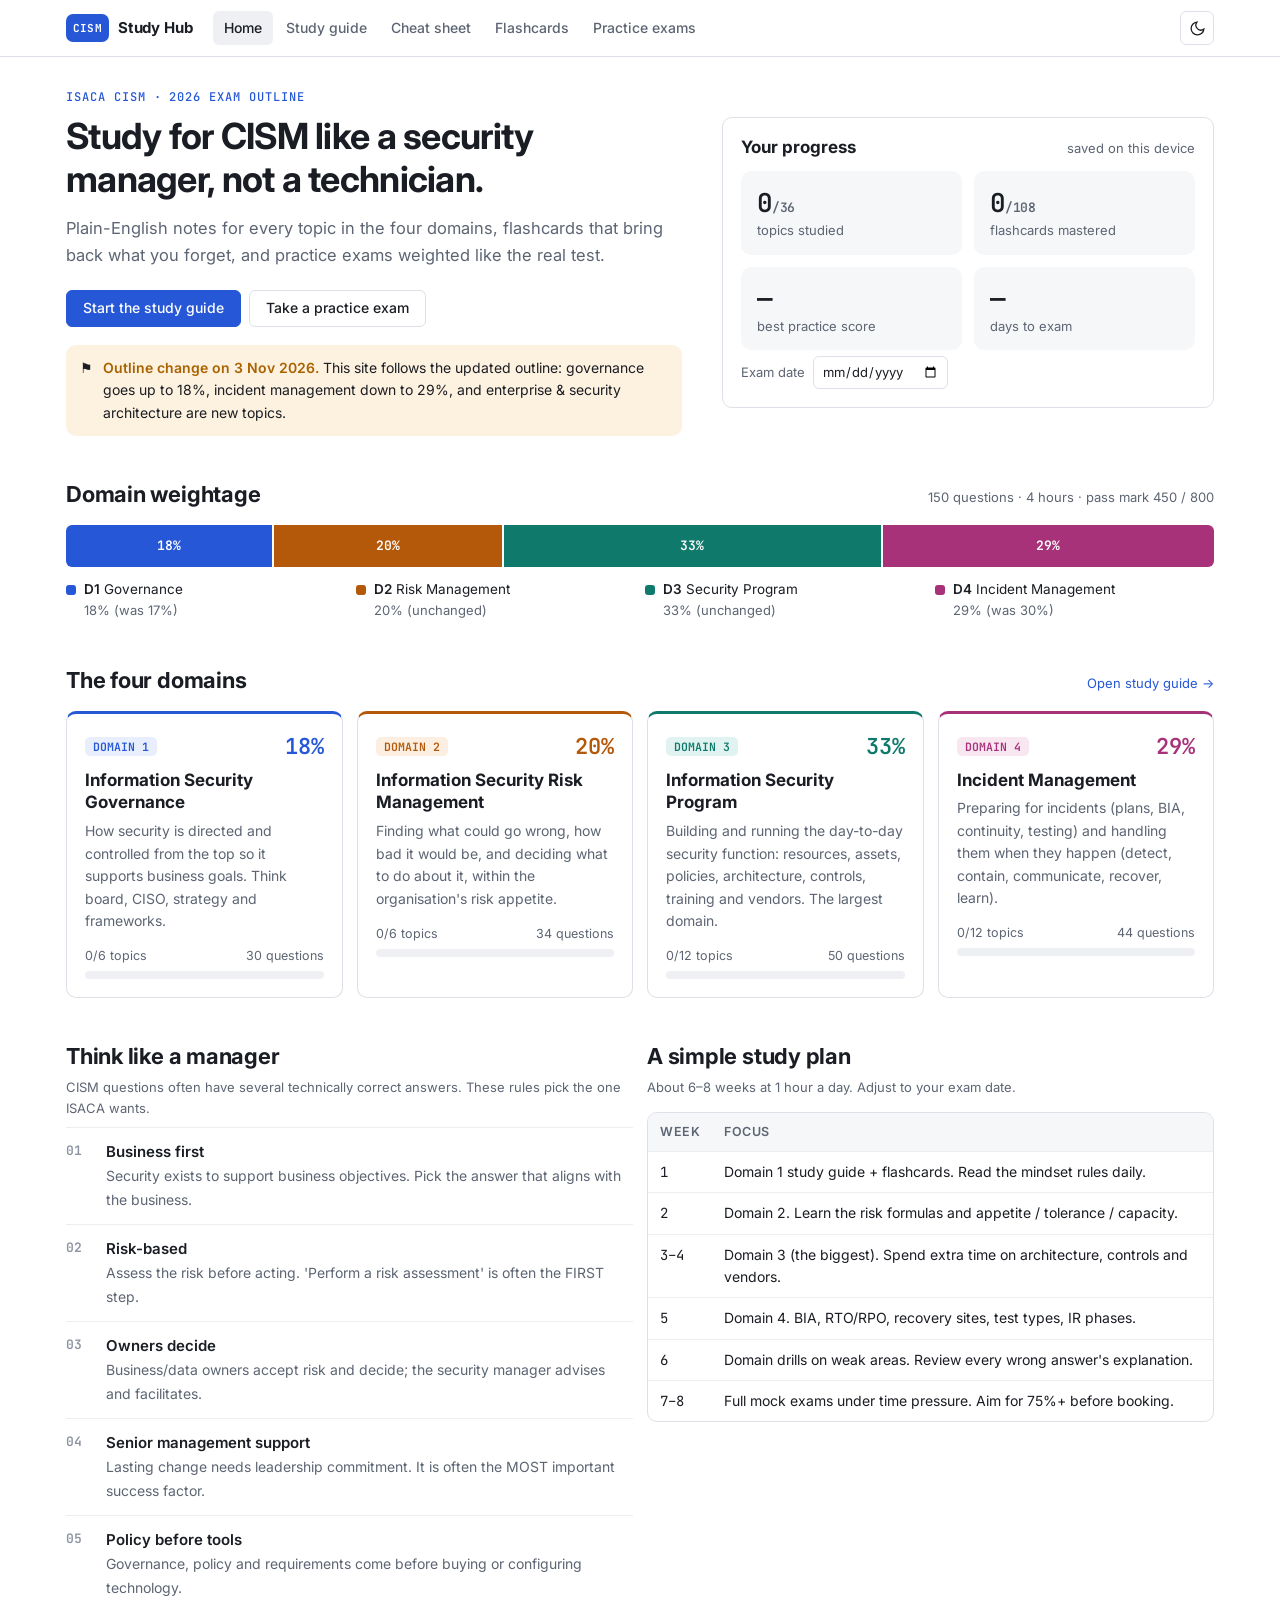
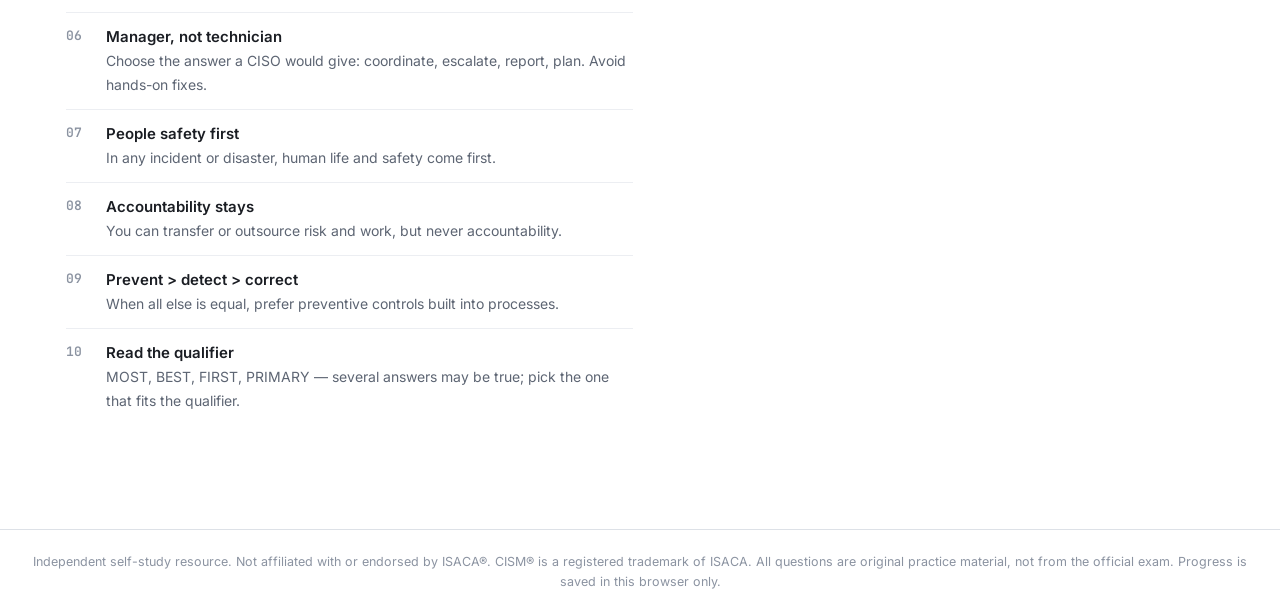
<file: index.html>
<!DOCTYPE html>
<html lang="en">
<head>
<meta charset="UTF-8">
<meta name="viewport" content="width=device-width, initial-scale=1">
<title>CISM Study Hub</title>
<meta name="description" content="Free CISM self-study: study guide for all 4 domains (2026 outline), flashcards with spaced repetition, and timed practice exams.">
<link rel="preconnect" href="https://fonts.googleapis.com"><link rel="preconnect" href="https://fonts.gstatic.com" crossorigin>
<link href="https://fonts.googleapis.com/css2?family=Inter:wght@400;500;600;700&family=JetBrains+Mono:wght@500;600;700&display=swap" rel="stylesheet">
<link rel="stylesheet" href="assets/css/style.css">
<link rel="manifest" href="manifest.json">
<meta name="theme-color" content="#2557d6">
<link rel="icon" href="icons/icon.svg" type="image/svg+xml">
<link rel="apple-touch-icon" href="icons/icon-192.png">
</head>
<body>
<main class="wrap">

  <section class="hero">
    <div>
      <div class="eyebrow">ISACA CISM · 2026 exam outline</div>
      <h1>Study for CISM like a security manager, not a technician.</h1>
      <p class="lead">Plain-English notes for every topic in the four domains, flashcards that bring back what you forget, and practice exams weighted like the real test.</p>
      <div class="btn-row" style="margin-top:22px">
        <a class="btn primary" href="study.html">Start the study guide</a>
        <a class="btn" href="exam.html">Take a practice exam</a>
      </div>
      <div class="notice"><span>⚑</span><div><b>Outline change on 3 Nov 2026.</b> This site follows the updated outline: governance goes up to 18%, incident management down to 29%, and enterprise &amp; security architecture are new topics.</div></div>
    </div>
    <div class="card">
      <div class="section-head" style="margin-bottom:12px"><h3>Your progress</h3><span class="small muted">saved on this device</span></div>
      <div class="stats" id="stats"></div>
      <div class="countdown-input small muted"><label for="examDate">Exam date</label><input type="date" id="examDate"></div>
    </div>
  </section>

  <section class="section">
    <div class="section-head"><h2>Domain weightage</h2><span class="small muted">150 questions · 4 hours · pass mark 450 / 800</span></div>
    <div class="weights" id="weights"></div>
    <div class="legend" id="legend"></div>
  </section>

  <section class="section">
    <div class="section-head"><h2>The four domains</h2><a class="small" href="study.html">Open study guide →</a></div>
    <div class="grid g4" id="domains"></div>
  </section>

  <section class="section grid g2" style="align-items:start">
    <div>
      <h2>Think like a manager</h2>
      <p class="muted small" style="margin:6px 0 8px">CISM questions often have several technically correct answers. These rules pick the one ISACA wants.</p>
      <ol class="mindset" id="mindset"></ol>
    </div>
    <div>
      <h2>A simple study plan</h2>
      <p class="muted small" style="margin:6px 0 14px">About 6–8 weeks at 1 hour a day. Adjust to your exam date.</p>
      <div class="tbl"><table>
        <tr><th>Week</th><th>Focus</th></tr>
        <tr><td class="mono">1</td><td>Domain 1 study guide + flashcards. Read the mindset rules daily.</td></tr>
        <tr><td class="mono">2</td><td>Domain 2. Learn the risk formulas and appetite / tolerance / capacity.</td></tr>
        <tr><td class="mono">3–4</td><td>Domain 3 (the biggest). Spend extra time on architecture, controls and vendors.</td></tr>
        <tr><td class="mono">5</td><td>Domain 4. BIA, RTO/RPO, recovery sites, test types, IR phases.</td></tr>
        <tr><td class="mono">6</td><td>Domain drills on weak areas. Review every wrong answer's explanation.</td></tr>
        <tr><td class="mono">7–8</td><td>Full mock exams under time pressure. Aim for 75%+ before booking.</td></tr>
      </table></div>
    </div>
  </section>

</main>
<script src="data/domains.js"></script>
<script src="data/questions-d1.js"></script><script src="data/questions-d2.js"></script><script src="data/questions-d3.js"></script><script src="data/questions-d4.js"></script>
<script src="data/cards-d1.js"></script><script src="data/cards-d2.js"></script><script src="data/cards-d3.js"></script><script src="data/cards-d4.js"></script>
<script src="assets/js/core.js"></script>
<script>
const D = CISM_DOMAINS;
const done = store.get("topics", {});
const allTopics = D.flatMap(d => d.subs.flatMap(s => s.topics));
const doneCount = allTopics.filter(t => done[t.id]).length;
const fc = store.get("fc", {});
const mastered = CISM_CARDS.filter(c => (fc[c.id] || {}).box >= 4).length;
const hist = store.get("history", []);
const best = hist.length ? Math.max(...hist.map(h => h.pct)) : null;

function daysLeft() {
  const d = store.get("examDate", "");
  if (!d) return "—";
  const n = Math.ceil((new Date(d + "T09:00") - new Date()) / 864e5);
  return n < 0 ? "done" : n;
}
function renderStats() {
  document.getElementById("stats").innerHTML = [
    [`${doneCount}<span class="muted small">/${allTopics.length}</span>`, "topics studied"],
    [`${mastered}<span class="muted small">/${CISM_CARDS.length}</span>`, "flashcards mastered"],
    [best == null ? "—" : best + "%", "best practice score"],
    [daysLeft(), "days to exam"]
  ].map(s => `<div class="stat"><div class="v">${s[0]}</div><div class="l">${s[1]}</div></div>`).join("");
}
const di = document.getElementById("examDate");
di.value = store.get("examDate", "");
di.onchange = () => { store.set("examDate", di.value); renderStats(); };
renderStats();

document.getElementById("weights").innerHTML = D.map(d =>
  `<div style="flex:${d.weight};background:var(--d${d.n})" title="${esc(d.name)}">${d.weight}%</div>`).join("");
document.getElementById("legend").innerHTML = D.map(d =>
  `<div class="k"><span class="sw" style="background:var(--d${d.n})"></span><span><b>D${d.n}</b> ${esc(d.short)}<br><span class="muted small">${d.weight}% ${d.weight !== d.prev ? `(was ${d.prev}%)` : "(unchanged)"}</span></span></div>`).join("");

document.getElementById("domains").innerHTML = D.map(d => {
  const ts = d.subs.flatMap(s => s.topics), n = ts.filter(t => done[t.id]).length;
  const qs = CISM_Q.filter(q => q.d === d.n).length;
  return `<a class="card link dcard" style="--dc:var(--d${d.n})" href="study.html#d${d.n}">
    <div class="top"><span class="dchip d${d.n}c">DOMAIN ${d.n}</span><span class="w">${d.weight}%</span></div>
    <h3>${esc(d.name)}</h3><p>${esc(d.blurb)}</p>
    <div class="mini"><span>${n}/${ts.length} topics</span><span>${qs} questions</span></div>
    <div class="bar"><i style="width:${ts.length ? n / ts.length * 100 : 0}%;background:var(--d${d.n})"></i></div></a>`;
}).join("");

document.getElementById("mindset").innerHTML = CISM_MINDSET.map(m => `<li><div><b>${esc(m[0])}</b><span>${esc(m[1])}</span></div></li>`).join("");
</script>
</body>
</html>
</file>
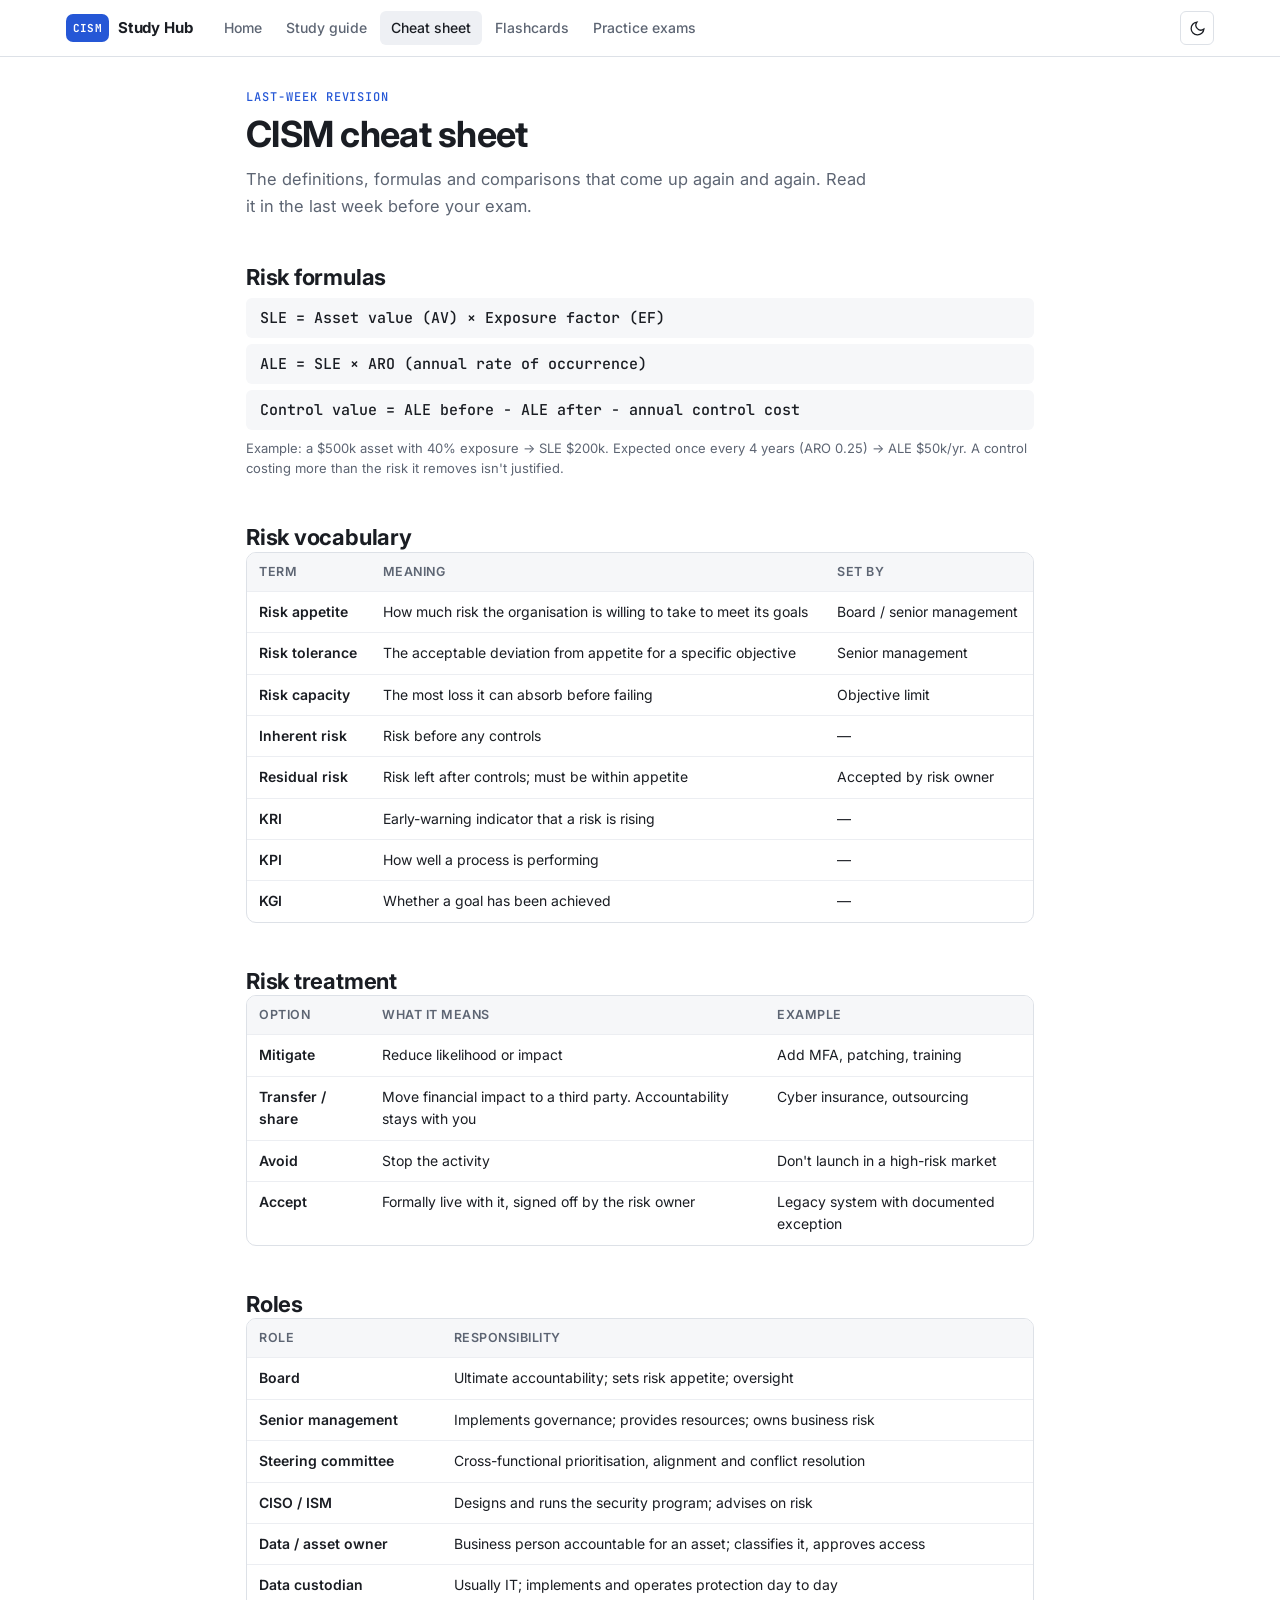
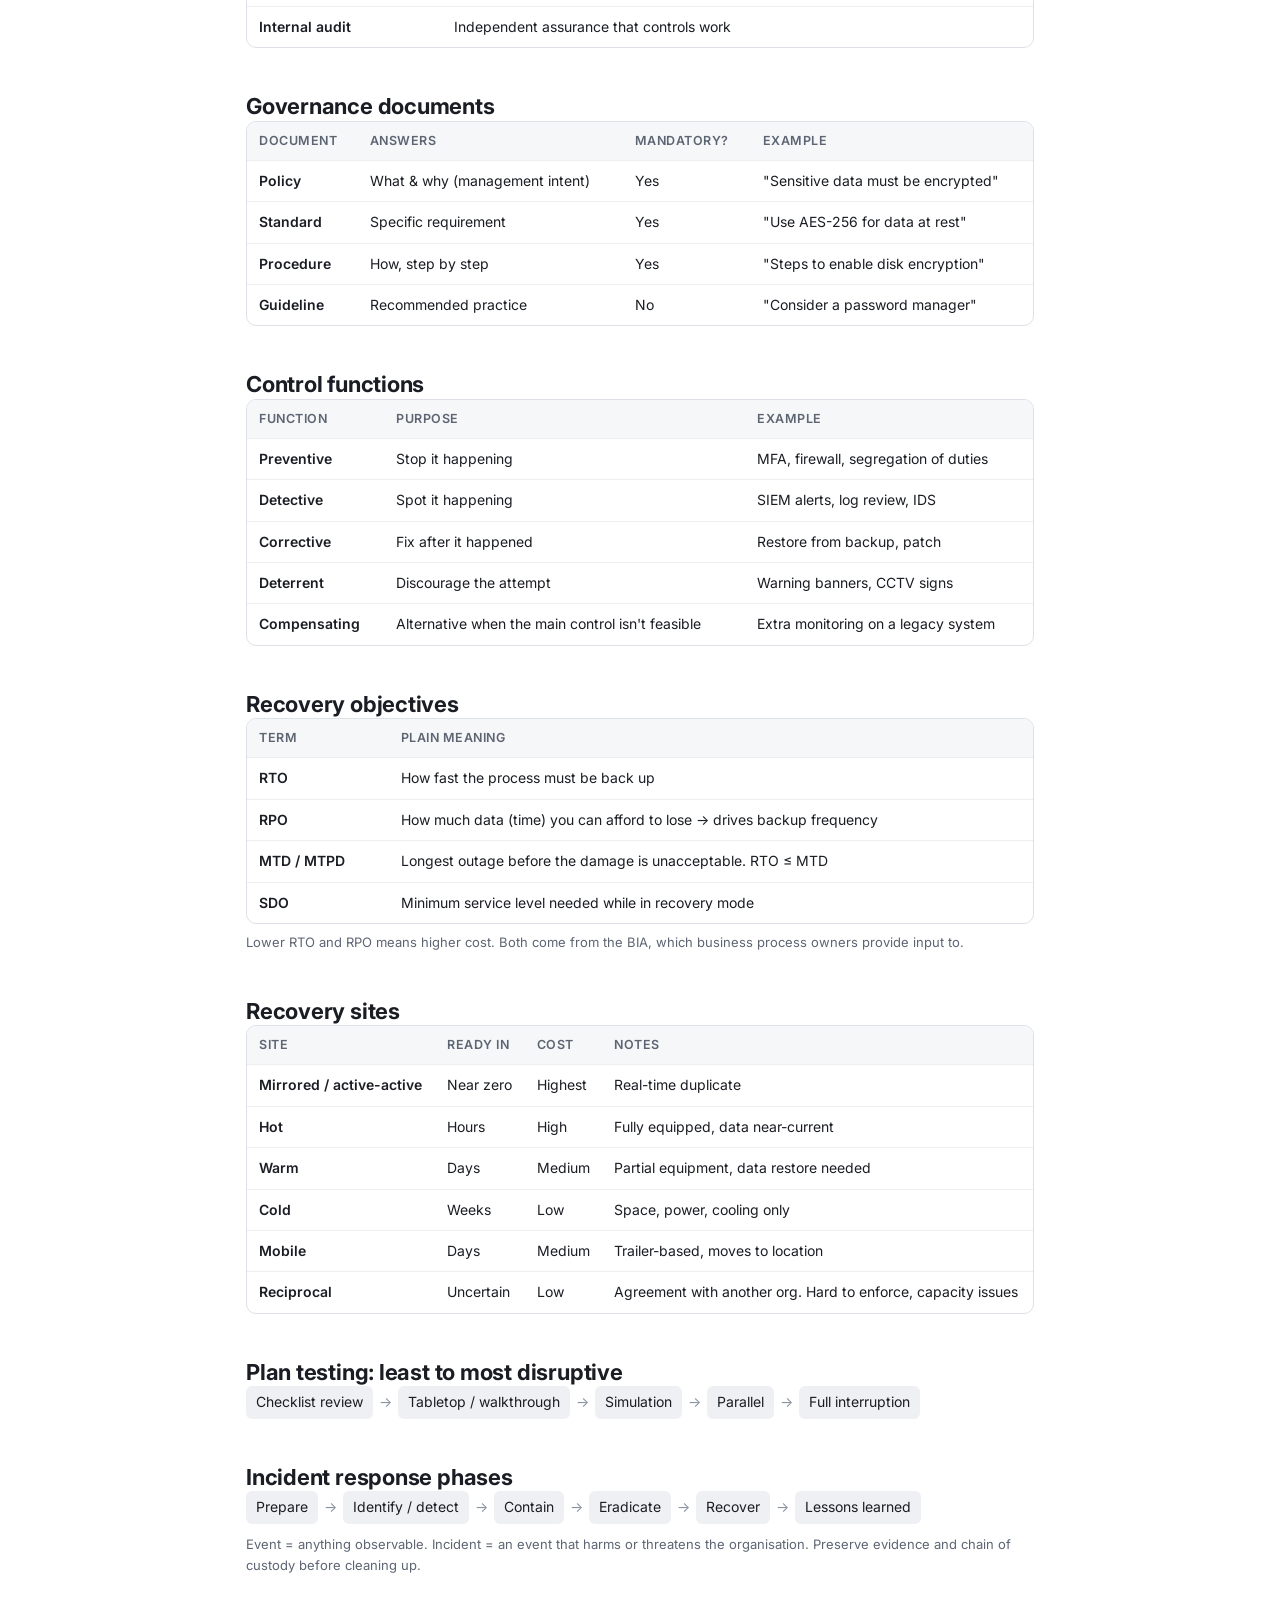
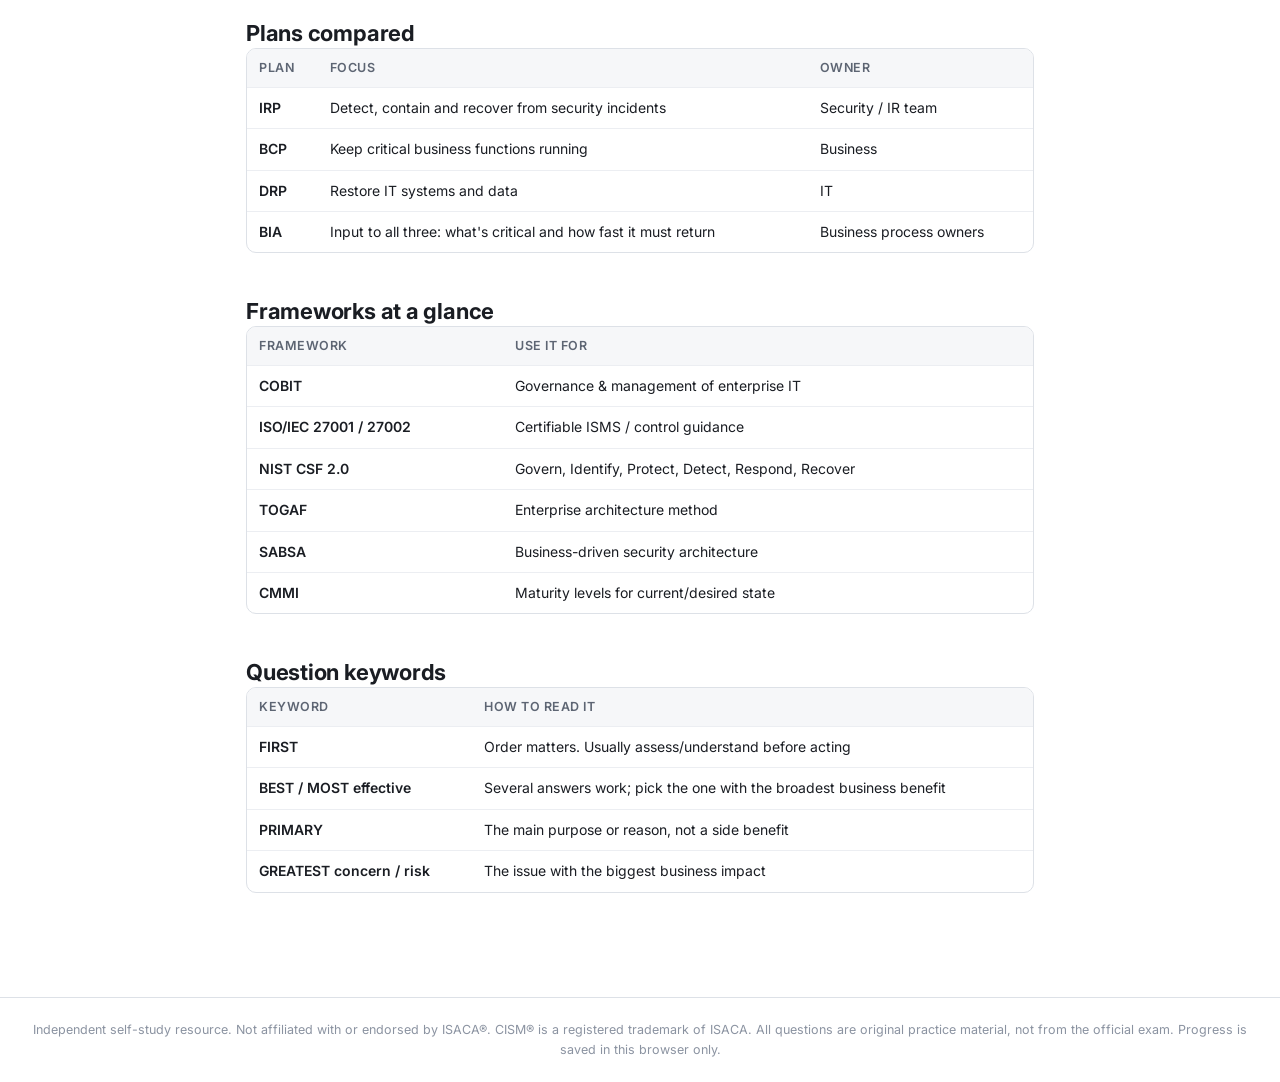
<file: cheatsheet.html>
<!DOCTYPE html>
<html lang="en">
<head>
<meta charset="UTF-8">
<meta name="viewport" content="width=device-width, initial-scale=1">
<title>Cheat Sheet · CISM Study Hub</title>
<link rel="preconnect" href="https://fonts.googleapis.com"><link rel="preconnect" href="https://fonts.gstatic.com" crossorigin>
<link href="https://fonts.googleapis.com/css2?family=Inter:wght@400;500;600;700&family=JetBrains+Mono:wght@500;600;700&display=swap" rel="stylesheet">
<link rel="stylesheet" href="assets/css/style.css">
<link rel="manifest" href="manifest.json"><meta name="theme-color" content="#2557d6">
<link rel="icon" href="icons/icon.svg" type="image/svg+xml">
</head>
<body>
<main class="wrap narrow">
  <div class="eyebrow">Last-week revision</div>
  <h1 style="margin:8px 0 10px">CISM cheat sheet</h1>
  <p class="lead">The definitions, formulas and comparisons that come up again and again. Read it in the last week before your exam.</p>

  <section class="section">
    <h2>Risk formulas</h2>
    <div class="formula">SLE = Asset value (AV) × Exposure factor (EF)</div>
    <div class="formula">ALE = SLE × ARO (annual rate of occurrence)</div>
    <div class="formula">Control value = ALE before − ALE after − annual control cost</div>
    <p class="small muted" style="margin-top:8px">Example: a $500k asset with 40% exposure → SLE $200k. Expected once every 4 years (ARO 0.25) → ALE $50k/yr. A control costing more than the risk it removes isn't justified.</p>
  </section>

  <section class="section">
    <h2>Risk vocabulary</h2>
    <div class="tbl"><table>
      <tr><th>Term</th><th>Meaning</th><th>Set by</th></tr>
      <tr><td><b>Risk appetite</b></td><td>How much risk the organisation is willing to take to meet its goals</td><td>Board / senior management</td></tr>
      <tr><td><b>Risk tolerance</b></td><td>The acceptable deviation from appetite for a specific objective</td><td>Senior management</td></tr>
      <tr><td><b>Risk capacity</b></td><td>The most loss it can absorb before failing</td><td>Objective limit</td></tr>
      <tr><td><b>Inherent risk</b></td><td>Risk before any controls</td><td>—</td></tr>
      <tr><td><b>Residual risk</b></td><td>Risk left after controls; must be within appetite</td><td>Accepted by risk owner</td></tr>
      <tr><td><b>KRI</b></td><td>Early-warning indicator that a risk is rising</td><td>—</td></tr>
      <tr><td><b>KPI</b></td><td>How well a process is performing</td><td>—</td></tr>
      <tr><td><b>KGI</b></td><td>Whether a goal has been achieved</td><td>—</td></tr>
    </table></div>
  </section>

  <section class="section">
    <h2>Risk treatment</h2>
    <div class="tbl"><table>
      <tr><th>Option</th><th>What it means</th><th>Example</th></tr>
      <tr><td><b>Mitigate</b></td><td>Reduce likelihood or impact</td><td>Add MFA, patching, training</td></tr>
      <tr><td><b>Transfer / share</b></td><td>Move financial impact to a third party. Accountability stays with you</td><td>Cyber insurance, outsourcing</td></tr>
      <tr><td><b>Avoid</b></td><td>Stop the activity</td><td>Don't launch in a high-risk market</td></tr>
      <tr><td><b>Accept</b></td><td>Formally live with it, signed off by the risk owner</td><td>Legacy system with documented exception</td></tr>
    </table></div>
  </section>

  <section class="section">
    <h2>Roles</h2>
    <div class="tbl"><table>
      <tr><th>Role</th><th>Responsibility</th></tr>
      <tr><td><b>Board</b></td><td>Ultimate accountability; sets risk appetite; oversight</td></tr>
      <tr><td><b>Senior management</b></td><td>Implements governance; provides resources; owns business risk</td></tr>
      <tr><td><b>Steering committee</b></td><td>Cross-functional prioritisation, alignment and conflict resolution</td></tr>
      <tr><td><b>CISO / ISM</b></td><td>Designs and runs the security program; advises on risk</td></tr>
      <tr><td><b>Data / asset owner</b></td><td>Business person accountable for an asset; classifies it, approves access</td></tr>
      <tr><td><b>Data custodian</b></td><td>Usually IT; implements and operates protection day to day</td></tr>
      <tr><td><b>Internal audit</b></td><td>Independent assurance that controls work</td></tr>
    </table></div>
  </section>

  <section class="section">
    <h2>Governance documents</h2>
    <div class="tbl"><table>
      <tr><th>Document</th><th>Answers</th><th>Mandatory?</th><th>Example</th></tr>
      <tr><td><b>Policy</b></td><td>What &amp; why (management intent)</td><td>Yes</td><td>"Sensitive data must be encrypted"</td></tr>
      <tr><td><b>Standard</b></td><td>Specific requirement</td><td>Yes</td><td>"Use AES-256 for data at rest"</td></tr>
      <tr><td><b>Procedure</b></td><td>How, step by step</td><td>Yes</td><td>"Steps to enable disk encryption"</td></tr>
      <tr><td><b>Guideline</b></td><td>Recommended practice</td><td>No</td><td>"Consider a password manager"</td></tr>
    </table></div>
  </section>

  <section class="section">
    <h2>Control functions</h2>
    <div class="tbl"><table>
      <tr><th>Function</th><th>Purpose</th><th>Example</th></tr>
      <tr><td><b>Preventive</b></td><td>Stop it happening</td><td>MFA, firewall, segregation of duties</td></tr>
      <tr><td><b>Detective</b></td><td>Spot it happening</td><td>SIEM alerts, log review, IDS</td></tr>
      <tr><td><b>Corrective</b></td><td>Fix after it happened</td><td>Restore from backup, patch</td></tr>
      <tr><td><b>Deterrent</b></td><td>Discourage the attempt</td><td>Warning banners, CCTV signs</td></tr>
      <tr><td><b>Compensating</b></td><td>Alternative when the main control isn't feasible</td><td>Extra monitoring on a legacy system</td></tr>
    </table></div>
  </section>

  <section class="section">
    <h2>Recovery objectives</h2>
    <div class="tbl"><table>
      <tr><th>Term</th><th>Plain meaning</th></tr>
      <tr><td><b>RTO</b></td><td>How fast the process must be back up</td></tr>
      <tr><td><b>RPO</b></td><td>How much data (time) you can afford to lose → drives backup frequency</td></tr>
      <tr><td><b>MTD / MTPD</b></td><td>Longest outage before the damage is unacceptable. RTO ≤ MTD</td></tr>
      <tr><td><b>SDO</b></td><td>Minimum service level needed while in recovery mode</td></tr>
    </table></div>
    <p class="small muted" style="margin-top:8px">Lower RTO and RPO means higher cost. Both come from the BIA, which business process owners provide input to.</p>
  </section>

  <section class="section">
    <h2>Recovery sites</h2>
    <div class="tbl"><table>
      <tr><th>Site</th><th>Ready in</th><th>Cost</th><th>Notes</th></tr>
      <tr><td><b>Mirrored / active-active</b></td><td>Near zero</td><td>Highest</td><td>Real-time duplicate</td></tr>
      <tr><td><b>Hot</b></td><td>Hours</td><td>High</td><td>Fully equipped, data near-current</td></tr>
      <tr><td><b>Warm</b></td><td>Days</td><td>Medium</td><td>Partial equipment, data restore needed</td></tr>
      <tr><td><b>Cold</b></td><td>Weeks</td><td>Low</td><td>Space, power, cooling only</td></tr>
      <tr><td><b>Mobile</b></td><td>Days</td><td>Medium</td><td>Trailer-based, moves to location</td></tr>
      <tr><td><b>Reciprocal</b></td><td>Uncertain</td><td>Low</td><td>Agreement with another org. Hard to enforce, capacity issues</td></tr>
    </table></div>
  </section>

  <section class="section">
    <h2>Plan testing: least to most disruptive</h2>
    <div class="ladder"><span>Checklist review</span><i>→</i><span>Tabletop / walkthrough</span><i>→</i><span>Simulation</span><i>→</i><span>Parallel</span><i>→</i><span>Full interruption</span></div>
  </section>

  <section class="section">
    <h2>Incident response phases</h2>
    <div class="ladder"><span>Prepare</span><i>→</i><span>Identify / detect</span><i>→</i><span>Contain</span><i>→</i><span>Eradicate</span><i>→</i><span>Recover</span><i>→</i><span>Lessons learned</span></div>
    <p class="small muted" style="margin-top:10px">Event = anything observable. Incident = an event that harms or threatens the organisation. Preserve evidence and chain of custody before cleaning up.</p>
  </section>

  <section class="section">
    <h2>Plans compared</h2>
    <div class="tbl"><table>
      <tr><th>Plan</th><th>Focus</th><th>Owner</th></tr>
      <tr><td><b>IRP</b></td><td>Detect, contain and recover from security incidents</td><td>Security / IR team</td></tr>
      <tr><td><b>BCP</b></td><td>Keep critical business functions running</td><td>Business</td></tr>
      <tr><td><b>DRP</b></td><td>Restore IT systems and data</td><td>IT</td></tr>
      <tr><td><b>BIA</b></td><td>Input to all three: what's critical and how fast it must return</td><td>Business process owners</td></tr>
    </table></div>
  </section>

  <section class="section">
    <h2>Frameworks at a glance</h2>
    <div class="tbl"><table>
      <tr><th>Framework</th><th>Use it for</th></tr>
      <tr><td><b>COBIT</b></td><td>Governance &amp; management of enterprise IT</td></tr>
      <tr><td><b>ISO/IEC 27001 / 27002</b></td><td>Certifiable ISMS / control guidance</td></tr>
      <tr><td><b>NIST CSF 2.0</b></td><td>Govern, Identify, Protect, Detect, Respond, Recover</td></tr>
      <tr><td><b>TOGAF</b></td><td>Enterprise architecture method</td></tr>
      <tr><td><b>SABSA</b></td><td>Business-driven security architecture</td></tr>
      <tr><td><b>CMMI</b></td><td>Maturity levels for current/desired state</td></tr>
    </table></div>
  </section>

  <section class="section">
    <h2>Question keywords</h2>
    <div class="tbl"><table>
      <tr><th>Keyword</th><th>How to read it</th></tr>
      <tr><td><b>FIRST</b></td><td>Order matters. Usually assess/understand before acting</td></tr>
      <tr><td><b>BEST / MOST effective</b></td><td>Several answers work; pick the one with the broadest business benefit</td></tr>
      <tr><td><b>PRIMARY</b></td><td>The main purpose or reason, not a side benefit</td></tr>
      <tr><td><b>GREATEST concern / risk</b></td><td>The issue with the biggest business impact</td></tr>
    </table></div>
  </section>
</main>
<script src="data/domains.js"></script>
<script src="assets/js/core.js"></script>
</body>
</html>
</file>
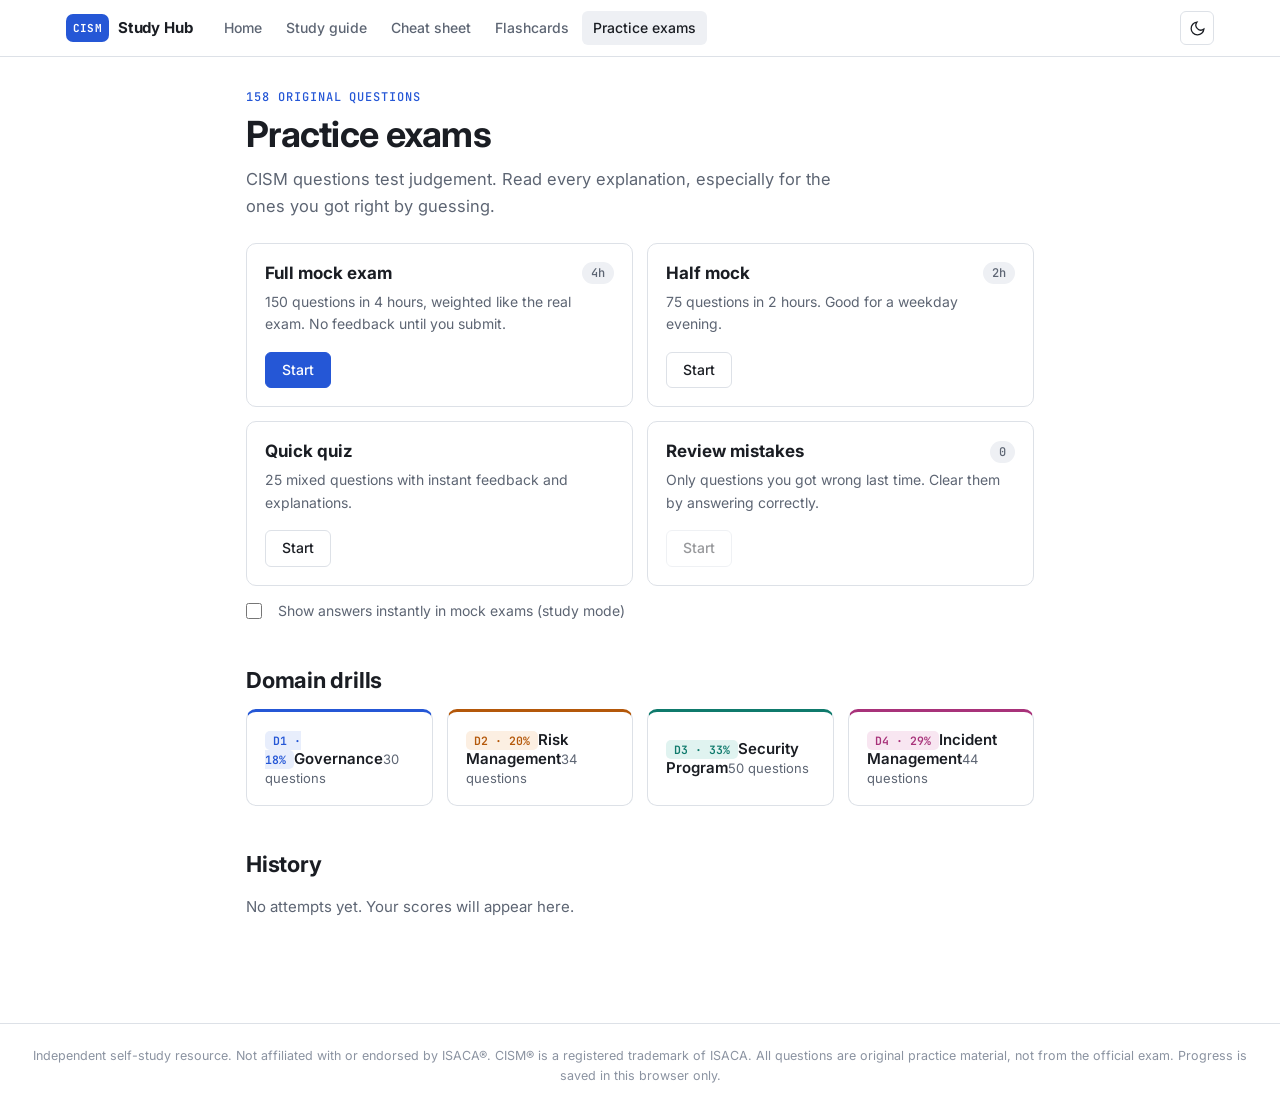
<file: exam.html>
<!DOCTYPE html>
<html lang="en">
<head>
<meta charset="UTF-8">
<meta name="viewport" content="width=device-width, initial-scale=1">
<title>Practice Exams · CISM Study Hub</title>
<link rel="preconnect" href="https://fonts.googleapis.com"><link rel="preconnect" href="https://fonts.gstatic.com" crossorigin>
<link href="https://fonts.googleapis.com/css2?family=Inter:wght@400;500;600;700&family=JetBrains+Mono:wght@500;600;700&display=swap" rel="stylesheet">
<link rel="stylesheet" href="assets/css/style.css">
<link rel="manifest" href="manifest.json"><meta name="theme-color" content="#2557d6">
<link rel="icon" href="icons/icon.svg" type="image/svg+xml">
</head>
<body>
<main class="wrap narrow" id="app"></main>
<script src="data/domains.js"></script>
<script src="data/questions-d1.js"></script><script src="data/questions-d2.js"></script><script src="data/questions-d3.js"></script><script src="data/questions-d4.js"></script>
<script src="assets/js/core.js"></script>
<script>
const Q = Object.fromEntries(CISM_Q.map(q => [q.id, q]));
const app = document.getElementById("app");
const L = "ABCD";
let S = null, tick = null; // current session

const MODES = {
  full:  { name: "Full mock exam", n: 150, mins: 240, instant: false, desc: "150 questions in 4 hours, weighted like the real exam. No feedback until you submit." },
  half:  { name: "Half mock", n: 75, mins: 120, instant: false, desc: "75 questions in 2 hours. Good for a weekday evening." },
  quick: { name: "Quick quiz", n: 25, mins: 0, instant: true, desc: "25 mixed questions with instant feedback and explanations." },
  drill: { name: "Domain drill", n: 0, mins: 0, instant: true, desc: "Every question from one domain, with instant feedback." },
  missed:{ name: "Review mistakes", n: 0, mins: 0, instant: true, desc: "Only questions you got wrong last time. Clear them by answering correctly." }
};

// ── Question selection ──
function weightedPick(n) {
  const seen = store.get("seen", {});
  const pickFrom = list => shuffle(list).sort((a, b) => (seen[a.id] || 0) - (seen[b.id] || 0));
  const want = CISM_DOMAINS.map(d => Math.round(n * d.weight / 100));
  want[2] += n - want.reduce((a, b) => a + b, 0); // fix rounding on the largest domain
  let out = [];
  CISM_DOMAINS.forEach((d, k) => out.push(...pickFrom(CISM_Q.filter(q => q.d === d.n)).slice(0, want[k])));
  if (out.length < n) out.push(...pickFrom(CISM_Q.filter(q => !out.includes(q))).slice(0, n - out.length));
  return shuffle(out);
}
function start(modeKey, domain) {
  const m = MODES[modeKey];
  let qs;
  if (modeKey === "drill") qs = shuffle(CISM_Q.filter(q => q.d === domain));
  else if (modeKey === "missed") qs = shuffle(store.get("missed", []).map(id => Q[id]).filter(Boolean));
  else qs = weightedPick(Math.min(m.n, CISM_Q.length));
  if (!qs.length) return;
  const instant = modeKey === "full" || modeKey === "half" ? document.getElementById("fbToggle")?.checked === true : m.instant;
  S = {
    mode: modeKey, domain: domain || 0, instant, cur: 0, started: Date.now(),
    endsAt: m.mins ? Date.now() + m.mins * 6e4 : 0,
    items: qs.map(q => ({ id: q.id, order: shuffle([0, 1, 2, 3]), pick: null, flag: false }))
  };
  save(); renderExam();
}
function save() { store.set("session", S); }

// ── Screens ──
function renderHome() {
  clearInterval(tick);
  const hist = store.get("history", []);
  const missed = store.get("missed", []).filter(id => Q[id]);
  const resume = store.get("session", null);
  const counts = [1, 2, 3, 4].map(n => CISM_Q.filter(q => q.d === n).length);
  app.innerHTML = `
    <div class="eyebrow">${CISM_Q.length} original questions</div>
    <h1 style="margin:8px 0 10px">Practice exams</h1>
    <p class="lead">CISM questions test judgement. Read every explanation, especially for the ones you got right by guessing.</p>
    ${resume && resume.items ? `<div class="notice" style="background:var(--accent-soft)"><span>↻</span><div style="flex:1"><b style="color:var(--accent)">Unfinished ${esc(MODES[resume.mode].name.toLowerCase())}</b> — question ${resume.cur + 1} of ${resume.items.length}.
      <div class="btn-row" style="margin-top:8px"><button class="btn sm primary" id="resume">Resume</button><button class="btn sm" id="discard">Discard</button></div></div></div>` : ""}
    <div class="grid g2 section" style="margin-top:24px">
      ${["full", "half", "quick"].map(k => `<div class="card mode"><h3>${MODES[k].name}${MODES[k].mins ? `<span class="chip">${MODES[k].mins / 60}h</span>` : ""}</h3><p>${MODES[k].desc}</p><button class="btn ${k === "full" ? "primary" : ""}" data-start="${k}">Start</button></div>`).join("")}
      <div class="card mode"><h3>${MODES.missed.name}<span class="chip">${missed.length}</span></h3><p>${MODES.missed.desc}</p><button class="btn" data-start="missed" ${missed.length ? "" : "disabled"}>Start</button></div>
    </div>
    <label class="opts check"><input type="checkbox" id="fbToggle"> Show answers instantly in mock exams (study mode)</label>
    <div class="section">
      <h2>Domain drills</h2>
      <div class="grid g4" style="margin-top:14px">${CISM_DOMAINS.map((d, k) => `<button class="card link mode dcard" style="--dc:var(--d${d.n});text-align:left" data-drill="${d.n}">
        <span class="dchip d${d.n}c" style="align-self:flex-start">D${d.n} · ${d.weight}%</span><b style="margin-top:6px">${esc(d.short)}</b><span class="small muted">${counts[k]} questions</span></button>`).join("")}</div>
    </div>
    <div class="section">
      <div class="section-head"><h2>History</h2>${hist.length ? '<button class="btn sm" id="clearHist">Clear</button>' : ""}</div>
      ${hist.length ? `<div class="tbl hist"><table><tr><th>Date</th><th>Mode</th><th>Questions</th><th>Score</th></tr>
        ${hist.slice().reverse().slice(0, 15).map(h => `<tr><td>${new Date(h.at).toLocaleDateString(undefined, { day: "numeric", month: "short" })}</td><td>${esc(h.label)}</td><td class="mono">${h.n}</td>
        <td class="mono" style="color:${h.pct >= 75 ? "var(--good)" : h.pct >= 60 ? "var(--warn)" : "var(--bad)"}">${h.pct}%</td></tr>`).join("")}</table></div>`
        : '<p class="muted">No attempts yet. Your scores will appear here.</p>'}
    </div>`;
  app.querySelectorAll("[data-start]").forEach(b => b.onclick = () => start(b.dataset.start));
  app.querySelectorAll("[data-drill]").forEach(b => b.onclick = () => start("drill", +b.dataset.drill));
  const r = document.getElementById("resume"); if (r) r.onclick = () => { S = resume; renderExam(); };
  const ds = document.getElementById("discard"); if (ds) ds.onclick = () => { store.del("session"); renderHome(); };
  const ch = document.getElementById("clearHist"); if (ch) ch.onclick = () => { if (confirm("Clear exam history?")) { store.set("history", []); renderHome(); } };
}

function fmt(ms) { const s = Math.max(0, Math.round(ms / 1000)); const h = Math.floor(s / 3600), m = Math.floor(s % 3600 / 60), x = s % 60; return (h ? h + ":" : "") + String(m).padStart(2, "0") + ":" + String(x).padStart(2, "0"); }

function renderExam() {
  const it = S.items[S.cur], q = Q[it.id], d = dname(q.d);
  const answered = S.items.filter(x => x.pick != null).length;
  const reveal = S.instant && it.pick != null;
  const label = S.mode === "drill" ? `Domain ${S.domain} drill` : MODES[S.mode].name;
  app.innerHTML = `
    <div class="ex-bar"><div class="ex-bar-in">
      <b class="small">${esc(label)}</b><div class="bar"><i style="width:${answered / S.items.length * 100}%"></i></div>
      <span class="small mono muted">${answered}/${S.items.length}</span>
      ${S.endsAt ? '<span class="timer" id="timer"></span>' : ""}
      <button class="btn sm" id="quit">Exit</button>
    </div></div>
    <div class="qcard">
      <div class="qmeta"><span class="mono small muted">Q${S.cur + 1}</span><span class="dchip d${q.d}c">D${q.d} · ${q.s}</span><span class="small muted">${esc(d.short)}</span>
        <button class="btn sm flag${it.flag ? " on" : ""}" id="flag" style="margin-left:auto">⚑ ${it.flag ? "Flagged" : "Flag"}</button></div>
      <div class="qtext">${esc(q.q)}</div>
      ${it.order.map((oi, k) => {
        let cls = "";
        if (reveal) cls = oi === q.a ? "right" : (it.pick === oi ? "wrong" : "");
        else if (it.pick === oi) cls = "sel";
        return `<button class="opt ${cls}" data-o="${oi}" ${reveal ? "disabled" : ""}><span class="l">${L[k]}</span><span>${esc(q.o[oi])}</span></button>`;
      }).join("")}
      ${reveal ? `<div class="explain"><div class="v" style="color:${it.pick === q.a ? "var(--good)" : "var(--bad)"}">${it.pick === q.a ? "Correct" : "Not quite — the answer is " + L[it.order.indexOf(q.a)]}</div>${esc(q.e)}</div>` : ""}
      <div class="ex-nav">
        <button class="btn" id="prev" ${S.cur ? "" : "disabled"}>← Previous</button>
        ${S.cur < S.items.length - 1 ? '<button class="btn primary" id="next">Next →</button>' : '<button class="btn primary" id="submit">Finish &amp; score</button>'}
      </div>
    </div>
    <div class="dots" id="dots">${S.items.map((x, k) => {
      let c = k === S.cur ? "cur " : "";
      if (x.pick != null) c += S.instant ? (x.pick === Q[x.id].a ? "r" : "w") : "ans";
      if (x.flag) c += " fl";
      return `<button class="${c}" data-j="${k}" aria-label="Question ${k + 1}">${k + 1}</button>`;
    }).join("")}</div>
    <p class="small muted" style="margin-top:12px">Keys: <span class="mono">A–D</span> answer · <span class="mono">←/→</span> move · <span class="mono">F</span> flag</p>`;

  app.querySelectorAll(".opt").forEach(b => b.onclick = () => pick(+b.dataset.o));
  document.getElementById("flag").onclick = () => { it.flag = !it.flag; save(); renderExam(); };
  document.getElementById("prev").onclick = () => go(S.cur - 1);
  const nx = document.getElementById("next"); if (nx) nx.onclick = () => go(S.cur + 1);
  const sb = document.getElementById("submit"); if (sb) sb.onclick = confirmSubmit;
  document.getElementById("quit").onclick = () => { save(); renderHome(); };
  document.getElementById("dots").onclick = e => { const b = e.target.closest("button"); if (b) go(+b.dataset.j); };
  startTimer();
}
function pick(o) {
  const it = S.items[S.cur];
  if (S.instant && it.pick != null) return;
  it.pick = o; save(); renderExam();
}
function go(k) { if (k < 0 || k >= S.items.length) return; S.cur = k; save(); renderExam(); scrollTo(0, 0); }
function confirmSubmit() {
  const left = S.items.filter(x => x.pick == null).length, fl = S.items.filter(x => x.flag).length;
  if ((left || fl) && !confirm(`${left ? left + " unanswered" : ""}${left && fl ? " and " : ""}${fl ? fl + " flagged" : ""} question(s). Submit anyway?`)) return;
  finish();
}
function startTimer() {
  clearInterval(tick);
  if (!S.endsAt) return;
  const upd = () => {
    const el = document.getElementById("timer"); const left = S.endsAt - Date.now();
    if (el) { el.textContent = fmt(left); el.classList.toggle("low", left < 10 * 6e4); }
    if (left <= 0) { clearInterval(tick); alertTimeUp(); }
  };
  upd(); tick = setInterval(upd, 1000);
}
function alertTimeUp() { finish(true); }

function finish(timeUp) {
  clearInterval(tick);
  const items = S.items.map(x => ({ ...x, ok: x.pick === Q[x.id].a }));
  const right = items.filter(x => x.ok).length, pct = Math.round(right / items.length * 100);
  // update seen + missed lists
  const seen = store.get("seen", {}); items.forEach(x => seen[x.id] = (seen[x.id] || 0) + 1); store.set("seen", seen);
  const missed = new Set(store.get("missed", []));
  items.forEach(x => { if (x.ok) missed.delete(x.id); else if (x.pick != null || S.mode !== "missed") missed.add(x.id); });
  store.set("missed", [...missed]);
  const label = S.mode === "drill" ? `D${S.domain} drill` : MODES[S.mode].name;
  const hist = store.get("history", []); hist.push({ at: Date.now(), label, n: items.length, pct }); store.set("history", hist.slice(-100));
  store.del("session");
  renderResults(items, right, pct, label, timeUp);
}

function ring(pct) {
  const r = 64, c = 2 * Math.PI * r, col = pct >= 75 ? "var(--good)" : pct >= 60 ? "var(--warn)" : "var(--bad)";
  return `<div class="ring"><svg width="150" height="150"><circle cx="75" cy="75" r="${r}" stroke="var(--bg-3)" stroke-width="12" fill="none"/>
    <circle cx="75" cy="75" r="${r}" stroke="${col}" stroke-width="12" fill="none" stroke-linecap="round" stroke-dasharray="${c * pct / 100} ${c}"/></svg>
    <div class="val"><div><b>${pct}%</b><span>score</span></div></div></div>`;
}
function renderResults(items, right, pct, label, timeUp) {
  const verdict = pct >= 80 ? "Exam-ready on this set" : pct >= 75 ? "On target" : pct >= 60 ? "Getting there" : "Keep studying";
  const byD = CISM_DOMAINS.map(d => { const xs = items.filter(x => Q[x.id].d === d.n); return { d, n: xs.length, r: xs.filter(x => x.ok).length }; }).filter(x => x.n);
  const weakest = byD.slice().sort((a, b) => a.r / a.n - b.r / b.n)[0];
  let filter = "wrong";
  app.innerHTML = `
    <div class="eyebrow">${esc(label)} · results${timeUp ? " · time ran out" : ""}</div>
    <div class="result-hero card" style="margin-top:12px">${ring(pct)}
      <div><div class="verdict">${verdict}</div><p class="muted" style="margin:6px 0 12px">${right} of ${items.length} correct. Aim for a steady 75%+ on full mocks before booking the exam.${weakest && byD.length > 1 ? ` Weakest area: <b>D${weakest.d.n} ${esc(weakest.d.short)}</b>.` : ""}</p>
      <div class="btn-row"><button class="btn primary" id="again">Back to exams</button>${weakest ? `<a class="btn" href="study.html#d${weakest.d.n}">Review D${weakest.d.n} notes</a>` : ""}</div></div>
    </div>
    <div class="section"><h2>By domain</h2><div style="margin-top:10px">${byD.map(x => `<div class="drow"><span><span class="dchip d${x.d.n}c">D${x.d.n}</span> ${esc(x.d.short)}</span>
      <div class="bar"><i style="width:${x.r / x.n * 100}%;background:var(--d${x.d.n})"></i></div><span class="mono small" style="text-align:right">${x.r}/${x.n}</span></div>`).join("")}</div></div>
    <div class="section"><div class="section-head"><h2>Review answers</h2><div class="seg" id="rf">
      <button data-f="wrong">Wrong (${items.filter(x => !x.ok).length})</button><button data-f="flag">Flagged (${items.filter(x => x.flag).length})</button><button data-f="all">All</button></div></div>
      <div id="rl"></div></div>`;
  const draw = () => {
    app.querySelectorAll("#rf button").forEach(b => b.classList.toggle("on", b.dataset.f === filter));
    const list = items.map((x, k) => [x, k]).filter(([x]) => filter === "all" || (filter === "wrong" ? !x.ok : x.flag));
    document.getElementById("rl").innerHTML = list.length ? list.map(([x, k]) => { const q = Q[x.id];
      return `<div class="rev"><div class="qmeta"><span class="mono small muted">Q${k + 1}</span><span class="dchip d${q.d}c">D${q.d} · ${q.s}</span><span class="small" style="color:${x.ok ? "var(--good)" : "var(--bad)"};margin-left:auto">${x.ok ? "Correct" : x.pick == null ? "Not answered" : "Wrong"}</span></div>
        <div class="qtext">${esc(q.q)}</div>
        ${x.pick != null && !x.ok ? `<div class="a" style="color:var(--bad)">✗ Your answer: ${esc(q.o[x.pick])}</div>` : ""}
        <div class="a" style="color:var(--good)">✓ ${esc(q.o[q.a])}</div>
        <div class="explain">${esc(q.e)}</div></div>`; }).join("") : '<p class="muted">Nothing here.</p>';
  };
  app.querySelector("#rf").onclick = e => { const b = e.target.closest("button"); if (b) { filter = b.dataset.f; draw(); } };
  document.getElementById("again").onclick = renderHome;
  draw(); scrollTo(0, 0);
}

addEventListener("keydown", e => {
  if (!S || !document.querySelector(".qcard") || e.target.matches("input,select,textarea") || e.metaKey || e.ctrlKey) return;
  const k = e.key.toUpperCase();
  if ("ABCD".includes(k) && k.length === 1) { const it = S.items[S.cur]; pick(it.order[L.indexOf(k)]); }
  else if (e.key === "ArrowRight") go(S.cur + 1);
  else if (e.key === "ArrowLeft") go(S.cur - 1);
  else if (k === "F") { S.items[S.cur].flag = !S.items[S.cur].flag; save(); renderExam(); }
});

// deep link from study guide: exam.html?domain=2
const dq = +new URLSearchParams(location.search).get("domain");
if (dq >= 1 && dq <= 4) { history.replaceState(null, "", "exam.html"); start("drill", dq); } else renderHome();
</script>
</body>
</html>
</file>
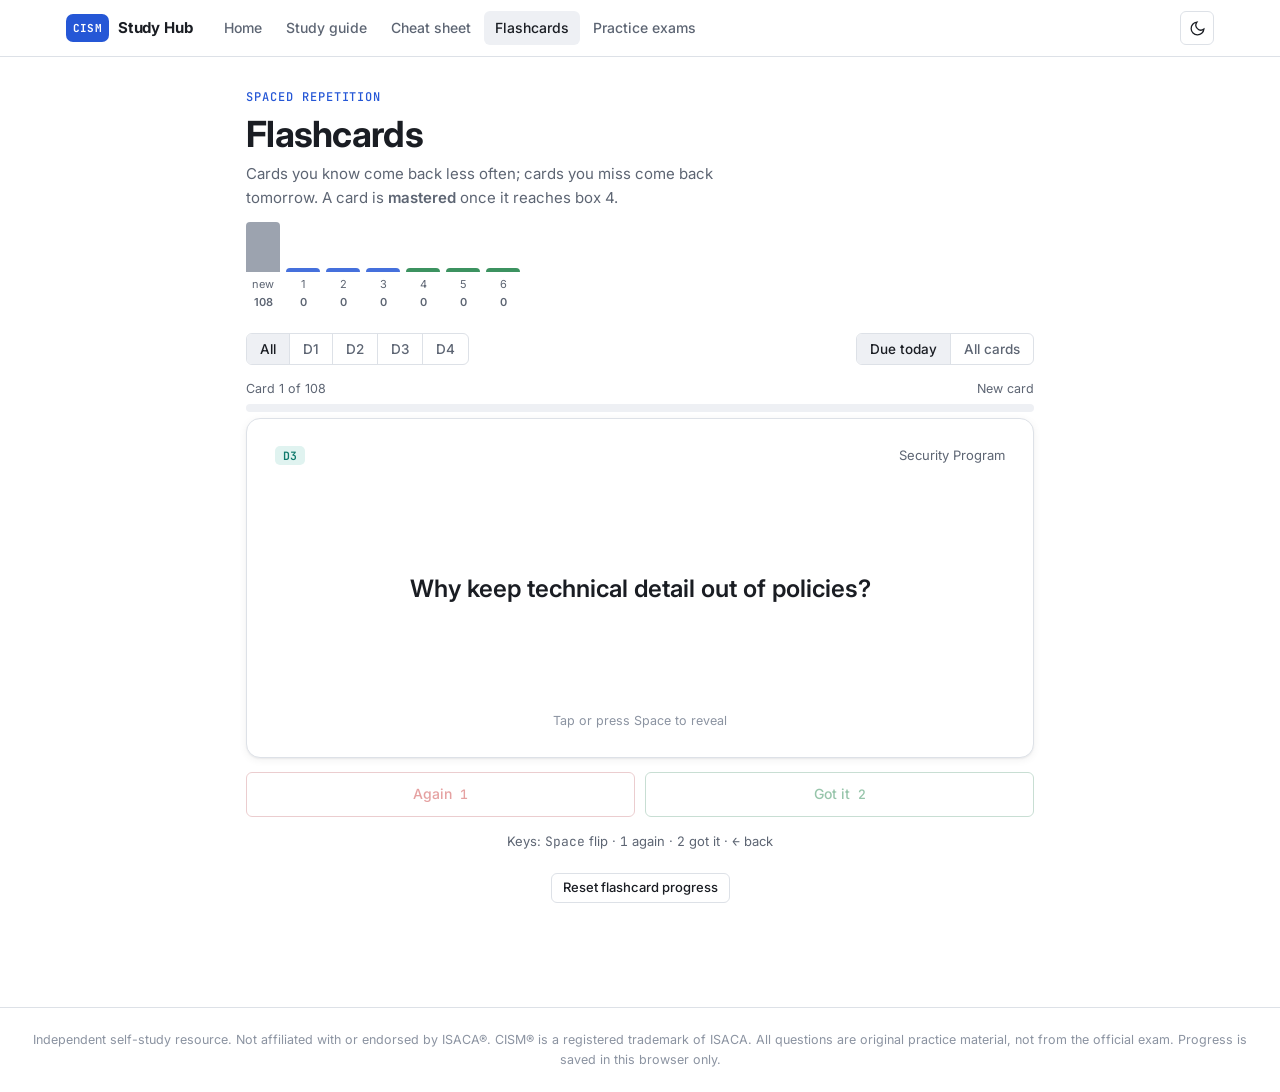
<file: flashcards.html>
<!DOCTYPE html>
<html lang="en">
<head>
<meta charset="UTF-8">
<meta name="viewport" content="width=device-width, initial-scale=1">
<title>Flashcards · CISM Study Hub</title>
<link rel="preconnect" href="https://fonts.googleapis.com"><link rel="preconnect" href="https://fonts.gstatic.com" crossorigin>
<link href="https://fonts.googleapis.com/css2?family=Inter:wght@400;500;600;700&family=JetBrains+Mono:wght@500;600;700&display=swap" rel="stylesheet">
<link rel="stylesheet" href="assets/css/style.css">
<link rel="manifest" href="manifest.json"><meta name="theme-color" content="#2557d6">
<link rel="icon" href="icons/icon.svg" type="image/svg+xml">
</head>
<body>
<main class="wrap narrow">
  <div class="section-head" style="align-items:flex-end">
    <div>
      <div class="eyebrow">Spaced repetition</div>
      <h1 style="margin-top:8px">Flashcards</h1>
      <p class="muted" style="margin-top:6px;max-width:56ch">Cards you know come back less often; cards you miss come back tomorrow. A card is <b>mastered</b> once it reaches box 4.</p>
    </div>
    <div class="boxes" id="boxes" title="Cards in each Leitner box"></div>
  </div>

  <div class="fc-top">
    <div class="seg" id="dseg"></div>
    <div class="seg" id="mseg"><button data-m="due">Due today</button><button data-m="all">All cards</button></div>
  </div>

  <div id="deck"></div>
  <p class="small muted" style="margin-top:14px;text-align:center">Keys: <span class="mono">Space</span> flip · <span class="mono">1</span> again · <span class="mono">2</span> got it · <span class="mono">←</span> back</p>
  <div style="text-align:center;margin-top:20px"><button class="btn sm" id="reset">Reset flashcard progress</button></div>
</main>
<script src="data/domains.js"></script>
<script src="data/cards-d1.js"></script><script src="data/cards-d2.js"></script><script src="data/cards-d3.js"></script><script src="data/cards-d4.js"></script>
<script src="assets/js/core.js"></script>
<script>
const INTERVAL = [0, 0, 1, 3, 7, 16, 35]; // days until next review, by box (1-6)
let st = store.get("fc", {});
const qp = new URLSearchParams(location.search);
let dom = +qp.get("domain") || 0, mode = store.get("fcMode", "due"), queue = [], i = 0, flipped = false, history = [];

const now = () => Date.now();
const isDue = c => { const s = st[c.id]; return !s || s.due <= now(); };
function build() {
  let cards = CISM_CARDS.filter(c => !dom || c.d === dom);
  if (mode === "due") cards = cards.filter(isDue);
  // unseen and low-box cards first, shuffled within box
  queue = shuffle(cards).sort((a, b) => ((st[a.id] || {}).box || 0) - ((st[b.id] || {}).box || 0));
  i = 0; flipped = false; history = [];
  render();
}
function renderBoxes() {
  const scope = CISM_CARDS.filter(c => !dom || c.d === dom);
  const counts = [0, 0, 0, 0, 0, 0, 0];
  scope.forEach(c => counts[(st[c.id] || {}).box || 0]++);
  const max = Math.max(1, ...counts);
  const labels = ["new", "1", "2", "3", "4", "5", "6"];
  document.getElementById("boxes").innerHTML = counts.map((n, b) =>
    `<div><div class="b" style="height:${4 + n / max * 46}px;${b === 0 ? "background:var(--faint)" : b >= 4 ? "background:var(--good)" : ""}"></div>${labels[b]}<br><b>${n}</b></div>`).join("");
}
function render() {
  renderBoxes();
  document.getElementById("dseg").innerHTML = ["All", "D1", "D2", "D3", "D4"].map((l, k) =>
    `<button data-d="${k}" class="${k === dom ? "on" : ""}">${l}</button>`).join("");
  document.querySelectorAll("#mseg button").forEach(b => b.classList.toggle("on", b.dataset.m === mode));
  const deck = document.getElementById("deck");
  if (i >= queue.length) {
    const left = CISM_CARDS.filter(c => (!dom || c.d === dom) && isDue(c)).length;
    deck.innerHTML = `<div class="empty"><h2>${queue.length ? "Session complete" : "Nothing due right now"}</h2>
      <p class="muted" style="margin:8px 0 18px">${queue.length ? `You reviewed ${queue.length} card${queue.length > 1 ? "s" : ""}. ` : ""}${left ? left + " card(s) are still due." : "Come back tomorrow for the next batch, or study all cards now."}</p>
      <div class="btn-row" style="justify-content:center">${left ? '<button class="btn primary" onclick="build()">Continue</button>' : ""}<button class="btn" onclick="mode=\'all\';store.set(\'fcMode\',mode);build()">Study all cards</button></div></div>`;
    return;
  }
  const c = queue[i], s = st[c.id] || {}, d = dname(c.d);
  deck.innerHTML = `
    <div class="mini"><span>Card ${i + 1} of ${queue.length}</span><span>${s.box ? "Box " + s.box : "New card"}</span></div>
    <div class="bar"><i style="width:${i / queue.length * 100}%"></i></div>
    <div class="flip${flipped ? " on" : ""}" id="flip" role="button" tabindex="0" aria-label="Flip card">
      <div class="flip-in">
        <div class="face"><div class="fhead"><span class="dchip d${c.d}c">D${c.d}</span><span class="small muted">${esc(d.short)}</span></div>
          <div class="fq">${c.q}</div><div class="hint">Tap or press Space to reveal</div></div>
        <div class="face back"><div class="fhead"><span class="dchip d${c.d}c">D${c.d}</span><span class="small muted">Answer</span></div>
          <div class="fa">${c.a}</div></div>
      </div>
    </div>
    <div class="fc-actions"><button class="btn again" onclick="mark(false)" ${flipped ? "" : "disabled"}>Again <span class="mono small">1</span></button>
      <button class="btn knew" onclick="mark(true)" ${flipped ? "" : "disabled"}>Got it <span class="mono small">2</span></button></div>`;
  document.getElementById("flip").onclick = flip;
}
function flip() { flipped = !flipped; document.getElementById("flip").classList.toggle("on", flipped); document.querySelectorAll(".fc-actions .btn").forEach(b => b.disabled = !flipped); }
function mark(ok) {
  const c = queue[i]; const prev = st[c.id] ? { ...st[c.id] } : null;
  const box = ok ? Math.min(6, ((st[c.id] || {}).box || 0) + 1) : 1;
  st[c.id] = { box, due: now() + INTERVAL[box] * 864e5 - 36e5 };
  store.set("fc", st);
  history.push([c.id, prev]);
  if (!ok && mode === "due") queue.push(c); // see it again this session
  i++; flipped = false; render();
}
function back() {
  if (!history.length) return;
  const [id, prev] = history.pop();
  if (prev) st[id] = prev; else delete st[id];
  store.set("fc", st); i--; flipped = false; render();
}
document.getElementById("dseg").onclick = e => { const b = e.target.closest("button"); if (!b) return; dom = +b.dataset.d; build(); };
document.getElementById("mseg").onclick = e => { const b = e.target.closest("button"); if (!b) return; mode = b.dataset.m; store.set("fcMode", mode); build(); };
document.getElementById("reset").onclick = () => { if (confirm("Reset all flashcard progress?")) { st = {}; store.set("fc", st); build(); } };
addEventListener("keydown", e => {
  if (e.target.matches("input,select,textarea")) return;
  if (e.code === "Space" || e.key === "Enter") { if (document.getElementById("flip")) { e.preventDefault(); flip(); } }
  else if (e.key === "1" && flipped) mark(false);
  else if (e.key === "2" && flipped) mark(true);
  else if (e.key === "ArrowLeft") back();
});
build();
</script>
</body>
</html>
</file>
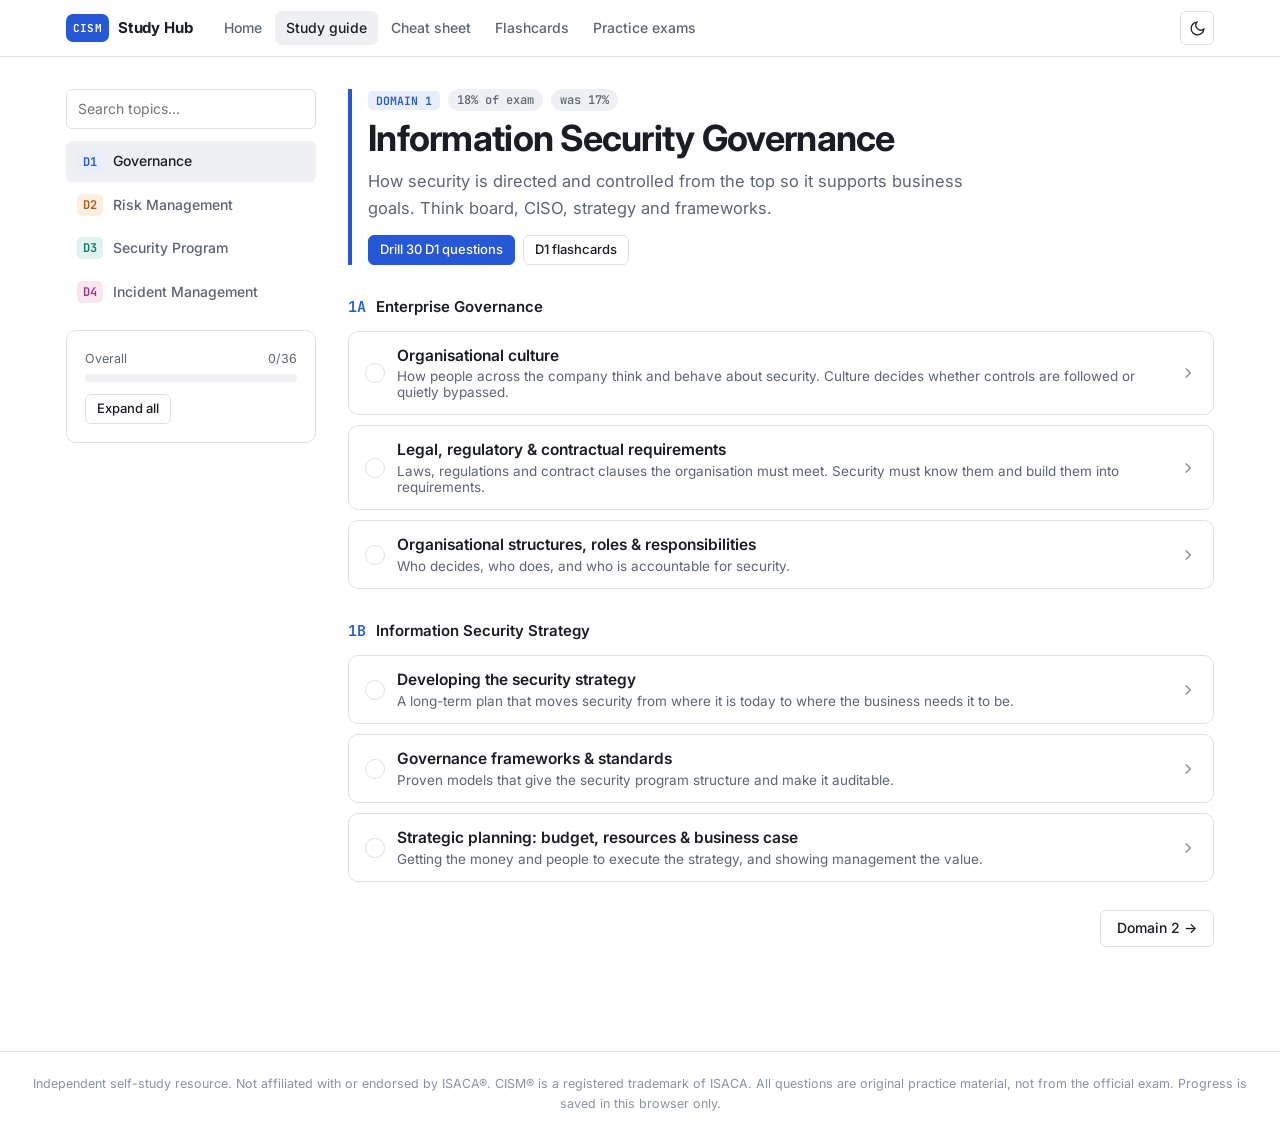
<file: study.html>
<!DOCTYPE html>
<html lang="en">
<head>
<meta charset="UTF-8">
<meta name="viewport" content="width=device-width, initial-scale=1">
<title>Study Guide · CISM Study Hub</title>
<link rel="preconnect" href="https://fonts.googleapis.com"><link rel="preconnect" href="https://fonts.gstatic.com" crossorigin>
<link href="https://fonts.googleapis.com/css2?family=Inter:wght@400;500;600;700&family=JetBrains+Mono:wght@500;600;700&display=swap" rel="stylesheet">
<link rel="stylesheet" href="assets/css/style.css">
<link rel="manifest" href="manifest.json"><meta name="theme-color" content="#2557d6">
<link rel="icon" href="icons/icon.svg" type="image/svg+xml">
</head>
<body>
<main class="wrap">
  <div class="study">
    <aside class="side">
      <input class="search" id="q" type="search" placeholder="Search topics…" aria-label="Search topics">
      <nav id="dnav"></nav>
      <div class="prog card">
        <div class="mini"><span>Overall</span><span id="pctTxt"></span></div>
        <div class="bar"><i id="pctBar"></i></div>
        <div class="btn-row" style="margin-top:12px"><button class="btn sm" id="expandAll">Expand all</button></div>
      </div>
    </aside>
    <section id="main"></section>
  </div>
</main>
<script src="data/domains.js"></script>
<script src="data/questions-d1.js"></script><script src="data/questions-d2.js"></script><script src="data/questions-d3.js"></script><script src="data/questions-d4.js"></script>
<script src="assets/js/core.js"></script>
<script>
const D = CISM_DOMAINS;
let done = store.get("topics", {});
let cur = 1, query = "", expandAll = false;
const chev = '<svg class="chev" viewBox="0 0 24 24"><path d="M9 6l6 6-6 6"/></svg>';

function topicHTML(t, d) {
  const isDone = !!done[t.id];
  return `<div class="topic${isDone ? " done" : ""}${expandAll || query ? " open" : ""}" data-id="${t.id}">
    <button class="t-head" aria-expanded="false"><span class="tick"></span>
      <span class="ttl"><h3>${esc(t.title)} ${t.new ? '<span class="chip new">new 2026</span>' : ""}</h3><div class="sum">${esc(t.summary)}</div></span>${chev}</button>
    <div class="t-body">
      <ul>${t.points.map(p => `<li>${p}</li>`).join("")}</ul>
      <div class="tip">${t.tip}</div>
      <div class="t-foot">
        <label class="check"><input type="checkbox" ${isDone ? "checked" : ""}> Mark as studied</label>
        <span class="small muted">CISSP overlap: ${esc(t.cissp)}</span>
      </div>
    </div></div>`;
}

function render() {
  const total = D.flatMap(d => d.subs.flatMap(s => s.topics));
  const n = total.filter(t => done[t.id]).length;
  document.getElementById("pctTxt").textContent = `${n}/${total.length}`;
  document.getElementById("pctBar").style.width = (n / total.length * 100) + "%";

  document.getElementById("dnav").innerHTML = D.map(d =>
    `<a href="#d${d.n}" class="${d.n === cur && !query ? "on" : ""}"><span class="num d${d.n}c">D${d.n}</span>${esc(d.short)}</a>`).join("");

  const main = document.getElementById("main");
  if (query) {
    const ql = query.toLowerCase();
    const hits = D.flatMap(d => d.subs.flatMap(s => s.topics.filter(t =>
      (t.title + " " + t.summary + " " + t.points.join(" ") + " " + t.tip).toLowerCase().includes(ql)).map(t => [t, d])));
    main.innerHTML = `<div class="dhead" style="--dc:var(--accent)"><h1>Search</h1><p class="muted">${hits.length} topic${hits.length === 1 ? "" : "s"} matching “${esc(query)}”</p></div>` +
      hits.map(([t, d]) => `<div style="--dc:var(--d${d.n})"><div class="small mono" style="color:var(--dc);margin:14px 0 6px">D${d.n} · ${t.id}</div>${topicHTML(t, d)}</div>`).join("");
  } else {
    const d = D.find(x => x.n === cur);
    const qs = CISM_Q.filter(q => q.d === d.n).length;
    main.style.setProperty("--dc", `var(--d${d.n})`);
    main.innerHTML = `<div class="dhead">
        <div class="meta"><span class="dchip d${d.n}c">DOMAIN ${d.n}</span><span class="chip">${d.weight}% of exam</span>${d.weight !== d.prev ? `<span class="chip">was ${d.prev}%</span>` : ""}</div>
        <h1>${esc(d.name)}</h1><p class="lead" style="margin-top:8px">${esc(d.blurb)}</p>
        <div class="btn-row" style="margin-top:14px"><a class="btn sm primary" href="exam.html?domain=${d.n}">Drill ${qs} D${d.n} questions</a><a class="btn sm" href="flashcards.html?domain=${d.n}">D${d.n} flashcards</a></div>
      </div>` +
      d.subs.map(s => `<div class="sub-title"><span class="mono">${s.id}</span>${esc(s.name)}</div>` + s.topics.map(t => topicHTML(t, d)).join("")).join("") +
      `<div class="btn-row" style="margin-top:28px;justify-content:space-between">
        ${d.n > 1 ? `<a class="btn" href="#d${d.n - 1}">← Domain ${d.n - 1}</a>` : "<span></span>"}
        ${d.n < 4 ? `<a class="btn" href="#d${d.n + 1}">Domain ${d.n + 1} →</a>` : `<a class="btn primary" href="exam.html">Take a practice exam →</a>`}</div>`;
  }
}

document.getElementById("main").addEventListener("click", e => {
  const topic = e.target.closest(".topic"); if (!topic) return;
  if (e.target.closest(".t-head")) {
    topic.classList.toggle("open");
    topic.querySelector(".t-head").setAttribute("aria-expanded", topic.classList.contains("open"));
  }
});
document.getElementById("main").addEventListener("change", e => {
  if (e.target.type !== "checkbox") return;
  const topic = e.target.closest(".topic"), id = topic.dataset.id;
  if (e.target.checked) done[id] = Date.now(); else delete done[id];
  store.set("topics", done);
  topic.classList.toggle("done", e.target.checked);
  const scroll = scrollY; const open = [...document.querySelectorAll(".topic.open")].map(x => x.dataset.id);
  render();
  open.forEach(i => document.querySelector(`.topic[data-id="${i}"]`)?.classList.add("open"));
  scrollTo(0, scroll);
});
document.getElementById("q").addEventListener("input", e => { query = e.target.value.trim(); render(); });
document.getElementById("expandAll").onclick = e => {
  expandAll = !expandAll; e.target.textContent = expandAll ? "Collapse all" : "Expand all"; render();
};
function fromHash() {
  const m = location.hash.match(/^#d([1-4])$/); cur = m ? +m[1] : (store.get("lastDomain", 1));
  store.set("lastDomain", cur); query = ""; document.getElementById("q").value = ""; render(); scrollTo(0, 0);
}
addEventListener("hashchange", fromHash);
fromHash();
</script>
</body>
</html>
</file>
<file: assets/css/style.css>
/* CISM Study — shared styles */
:root{
  --bg:#ffffff; --bg-2:#f6f7f9; --bg-3:#eef0f4; --card:#ffffff;
  --border:#dde1e7; --border-2:#eceef2;
  --text:#1a1d23; --muted:#5d6573; --faint:#8b93a1;
  --accent:#2557d6; --accent-soft:#e8eefc; --accent-text:#ffffff;
  --good:#1a7f45; --good-soft:#e3f5ea; --bad:#c62f2f; --bad-soft:#fbe9e9; --warn:#a96200; --warn-soft:#fdf1df;
  --d1:#2557d6; --d1-soft:#e8eefc;
  --d2:#b4580a; --d2-soft:#fcefe2;
  --d3:#0f7a6c; --d3-soft:#e0f3f0;
  --d4:#a8327a; --d4-soft:#f8e6f1;
  --shadow:0 1px 2px rgba(20,24,32,.06),0 2px 8px rgba(20,24,32,.06);
  --radius:10px; --radius-sm:6px;
  --mono:'JetBrains Mono',ui-monospace,SFMono-Regular,Menlo,monospace;
  --sans:'Inter',-apple-system,BlinkMacSystemFont,'Segoe UI',Roboto,sans-serif;
  color-scheme:light;
}
@media (prefers-color-scheme:dark){
  :root:not([data-theme="light"]){
    --bg:#0f1217; --bg-2:#161a21; --bg-3:#1e232c; --card:#161a21;
    --border:#2a303b; --border-2:#222831;
    --text:#e6e9ee; --muted:#a2aab7; --faint:#717a88;
    --accent:#6d93f5; --accent-soft:#1c2740; --accent-text:#0f1217;
    --good:#4cc485; --good-soft:#15291f; --bad:#f07070; --bad-soft:#2f1a1b; --warn:#e5a54a; --warn-soft:#2d2314;
    --d1:#6d93f5; --d1-soft:#1c2740; --d2:#e8a05a; --d2-soft:#2e2216;
    --d3:#4cc2b0; --d3-soft:#132a27; --d4:#e07ab8; --d4-soft:#2d1a26;
    --shadow:0 1px 2px rgba(0,0,0,.4);
    color-scheme:dark;
  }
}
:root[data-theme="dark"]{
  --bg:#0f1217; --bg-2:#161a21; --bg-3:#1e232c; --card:#161a21;
  --border:#2a303b; --border-2:#222831;
  --text:#e6e9ee; --muted:#a2aab7; --faint:#717a88;
  --accent:#6d93f5; --accent-soft:#1c2740; --accent-text:#0f1217;
  --good:#4cc485; --good-soft:#15291f; --bad:#f07070; --bad-soft:#2f1a1b; --warn:#e5a54a; --warn-soft:#2d2314;
  --d1:#6d93f5; --d1-soft:#1c2740; --d2:#e8a05a; --d2-soft:#2e2216;
  --d3:#4cc2b0; --d3-soft:#132a27; --d4:#e07ab8; --d4-soft:#2d1a26;
  --shadow:0 1px 2px rgba(0,0,0,.4);
  color-scheme:dark;
}

*{box-sizing:border-box;margin:0;padding:0}
html{-webkit-text-size-adjust:100%}
body{background:var(--bg);color:var(--text);font-family:var(--sans);font-size:15px;line-height:1.6;min-height:100vh}
a{color:var(--accent);text-decoration:none}
a:hover{text-decoration:underline}
b,strong{font-weight:600}
button{font-family:inherit;font-size:inherit;color:inherit;cursor:pointer}
:focus-visible{outline:2px solid var(--accent);outline-offset:2px;border-radius:4px}

/* ── Nav ── */
.nav{position:sticky;top:0;z-index:50;background:color-mix(in srgb,var(--bg) 90%,transparent);backdrop-filter:blur(10px);border-bottom:1px solid var(--border)}
.nav-in{max-width:1180px;margin:0 auto;display:flex;align-items:center;gap:20px;padding:0 16px;height:56px}
.brand{display:flex;align-items:center;gap:9px;font-weight:700;color:var(--text);white-space:nowrap;letter-spacing:-.01em}
.brand:hover{text-decoration:none}
.brand-mark{height:28px;padding:0 7px;letter-spacing:.02em;border-radius:7px;background:var(--accent);color:var(--accent-text);display:grid;place-items:center;font:700 11px var(--mono)}
.nav-links{display:flex;gap:2px;overflow-x:auto;scrollbar-width:none;flex:1}
.nav-links::-webkit-scrollbar{display:none}
.nav-links a{color:var(--muted);font-size:14px;font-weight:500;padding:6px 11px;border-radius:var(--radius-sm);white-space:nowrap}
.nav-links a:hover{background:var(--bg-2);color:var(--text);text-decoration:none}
.nav-links a.active{color:var(--text);background:var(--bg-3)}
.icon-btn{border:1px solid var(--border);background:var(--card);border-radius:var(--radius-sm);width:34px;height:34px;display:grid;place-items:center;flex-shrink:0}
.icon-btn:hover{background:var(--bg-2)}
.icon-btn svg{width:17px;height:17px;stroke:currentColor;fill:none;stroke-width:1.8}
@media (max-width:720px){
  .nav-in{flex-wrap:wrap;height:auto;padding:8px 16px;gap:6px 12px}
  .brand{flex:1}
  .nav-links{order:3;flex-basis:100%;margin:0 -16px;padding:0 10px}
}

/* ── Layout ── */
.wrap{max-width:1180px;margin:0 auto;padding:32px 16px 64px}
.narrow{max-width:820px}
.eyebrow{font:500 12px var(--mono);color:var(--accent);text-transform:uppercase;letter-spacing:.08em}
h1{font-size:clamp(26px,4vw,36px);line-height:1.2;letter-spacing:-.02em;font-weight:700}
h2{font-size:22px;letter-spacing:-.01em;line-height:1.3}
h3{font-size:17px;line-height:1.35}
.lead{color:var(--muted);font-size:16.5px;max-width:62ch}
.muted{color:var(--muted)}
.small{font-size:13px}
.mono{font-family:var(--mono)}
.section{margin-top:44px}
.section-head{display:flex;align-items:baseline;justify-content:space-between;gap:12px;margin-bottom:16px;flex-wrap:wrap}
.grid{display:grid;gap:14px}
.g2{grid-template-columns:repeat(2,minmax(0,1fr))}
.g3{grid-template-columns:repeat(3,minmax(0,1fr))}
.g4{grid-template-columns:repeat(4,minmax(0,1fr))}
@media (max-width:900px){.g4{grid-template-columns:repeat(2,minmax(0,1fr))}.g3{grid-template-columns:1fr 1fr}}
@media (max-width:600px){.g2,.g3,.g4{grid-template-columns:1fr}}

.card{background:var(--card);border:1px solid var(--border);border-radius:var(--radius);padding:18px}
.card.link{display:block;color:inherit;transition:border-color .15s,transform .15s}
.card.link:hover{text-decoration:none;border-color:var(--faint);transform:translateY(-1px)}

.btn{display:inline-flex;align-items:center;justify-content:center;gap:8px;border:1px solid var(--border);background:var(--card);color:var(--text);padding:9px 16px;border-radius:var(--radius-sm);font-weight:500;font-size:14px;line-height:1.2;white-space:nowrap}
.btn:hover{background:var(--bg-2);text-decoration:none}
.btn.primary{background:var(--accent);border-color:var(--accent);color:var(--accent-text)}
.btn.primary:hover{filter:brightness(1.07)}
.btn.sm{padding:6px 11px;font-size:13px}
.btn:disabled{opacity:.45;cursor:not-allowed}
.btn-row{display:flex;gap:8px;flex-wrap:wrap}

.chip{display:inline-flex;align-items:center;gap:6px;font:500 12px var(--mono);padding:3px 9px;border-radius:99px;background:var(--bg-3);color:var(--muted);white-space:nowrap}
.chip.new{background:var(--warn-soft);color:var(--warn)}
.dchip{font:600 11.5px var(--mono);padding:2px 8px;border-radius:5px}
.d1c{color:var(--d1);background:var(--d1-soft)} .d2c{color:var(--d2);background:var(--d2-soft)}
.d3c{color:var(--d3);background:var(--d3-soft)} .d4c{color:var(--d4);background:var(--d4-soft)}

.seg{display:inline-flex;border:1px solid var(--border);border-radius:var(--radius-sm);overflow:hidden;background:var(--card);flex-wrap:wrap}
.seg button{border:0;background:none;padding:7px 13px;font-size:13.5px;color:var(--muted);font-weight:500}
.seg button+button{border-left:1px solid var(--border)}
.seg button.on{background:var(--bg-3);color:var(--text)}

.bar{height:8px;border-radius:99px;background:var(--bg-3);overflow:hidden}
.bar>i{display:block;height:100%;border-radius:99px;background:var(--accent);transition:width .4s}

/* ── Home ── */
.hero{display:grid;grid-template-columns:1.25fr 1fr;gap:40px;align-items:center}
@media (max-width:860px){.hero{grid-template-columns:1fr;gap:28px}}
.hero h1{margin:10px 0 14px}
.notice{display:flex;gap:10px;align-items:flex-start;background:var(--warn-soft);color:var(--text);border-radius:var(--radius);padding:12px 14px;font-size:14px;margin-top:18px}
.notice b{color:var(--warn)}
.stats{display:grid;grid-template-columns:repeat(2,minmax(0,1fr));gap:12px}
.stat{background:var(--bg-2);border-radius:var(--radius);padding:14px 16px}
.stat .v{font:600 26px var(--mono);letter-spacing:-.02em}
.stat .l{font-size:13px;color:var(--muted)}
.countdown-input{display:flex;gap:8px;align-items:center;margin-top:6px}
.countdown-input input{font:inherit;font-size:13px;border:1px solid var(--border);border-radius:6px;padding:4px 8px;background:var(--card);color:var(--text)}

.weights{display:flex;height:42px;border-radius:var(--radius-sm);overflow:hidden;gap:2px}
.weights div{display:flex;align-items:center;justify-content:center;font:600 13px var(--mono);color:#fff;min-width:0}
.legend{display:grid;grid-template-columns:repeat(4,minmax(0,1fr));gap:10px;margin-top:12px}
@media (max-width:700px){.legend{grid-template-columns:1fr 1fr}}
.legend .k{display:flex;gap:8px;align-items:flex-start;font-size:13.5px}
.legend .sw{width:10px;height:10px;border-radius:3px;margin-top:6px;flex-shrink:0}

.dcard{border-top:3px solid var(--dc)}
.dcard .top{display:flex;justify-content:space-between;align-items:center;margin-bottom:8px}
.dcard .w{font:600 22px var(--mono);color:var(--dc)}
.dcard p{font-size:14px;color:var(--muted);margin:6px 0 14px}
.mini{display:flex;justify-content:space-between;font-size:12.5px;color:var(--muted);margin-bottom:5px}

.mindset{counter-reset:m}
.mindset li{list-style:none;display:grid;grid-template-columns:30px 1fr;gap:10px;padding:12px 0;border-top:1px solid var(--border-2)}
.mindset li::before{counter-increment:m;content:counter(m,decimal-leading-zero);font:600 13px var(--mono);color:var(--faint);padding-top:2px}
.mindset b{display:block}
.mindset span{color:var(--muted);font-size:14px}

/* ── Study guide ── */
.study{display:grid;grid-template-columns:250px minmax(0,1fr);gap:32px;align-items:start}
@media (max-width:900px){.study{grid-template-columns:1fr}}
.side{position:sticky;top:76px}
@media (max-width:900px){.side{position:static}}
.side nav{display:flex;flex-direction:column;gap:3px}
@media (max-width:900px){.side nav{flex-direction:row;overflow-x:auto;scrollbar-width:none}}
.side a{display:flex;align-items:center;gap:10px;padding:9px 11px;border-radius:var(--radius-sm);color:var(--muted);font-size:14px;font-weight:500;white-space:nowrap}
.side a:hover{background:var(--bg-2);text-decoration:none;color:var(--text)}
.side a.on{background:var(--bg-3);color:var(--text)}
.side a .num{font:600 12px var(--mono);width:26px;height:22px;border-radius:5px;display:grid;place-items:center}
.side .prog{margin-top:18px}
@media (max-width:900px){.side .prog{display:none}}
.search{width:100%;font:inherit;font-size:14px;border:1px solid var(--border);border-radius:var(--radius-sm);padding:8px 11px;background:var(--card);color:var(--text);margin-bottom:12px}

.dhead{border-left:4px solid var(--dc);padding-left:16px;margin-bottom:24px}
.dhead .meta{display:flex;gap:8px;align-items:center;flex-wrap:wrap;margin-bottom:6px}
.sub-title{display:flex;align-items:center;gap:10px;margin:30px 0 12px;font-size:15px;font-weight:600}
.sub-title .mono{color:var(--dc)}
.topic{border:1px solid var(--border);border-radius:var(--radius);background:var(--card);margin-bottom:10px;overflow:hidden}
.topic.done{border-color:color-mix(in srgb,var(--good) 40%,var(--border))}
.t-head{display:flex;align-items:center;gap:12px;width:100%;background:none;border:0;text-align:left;padding:14px 16px}
.t-head:hover{background:var(--bg-2)}
.t-head .ttl{flex:1;min-width:0}
.t-head h3{font-size:15.5px;font-weight:600}
.t-head .sum{font-size:13.5px;color:var(--muted);margin-top:2px}
.chev{width:18px;height:18px;flex-shrink:0;transition:transform .2s;stroke:var(--faint);fill:none;stroke-width:2}
.topic.open .chev{transform:rotate(90deg)}
.t-body{display:none;padding:2px 16px 16px 16px;border-top:1px solid var(--border-2)}
.topic.open .t-body{display:block}
.t-body ul{margin:14px 0 0 18px}
.t-body li{margin:6px 0;font-size:14.5px}
.tip{margin-top:14px;background:var(--accent-soft);border-radius:var(--radius-sm);padding:11px 13px;font-size:14px}
.tip::before{content:"Exam angle  ";font:600 11.5px var(--mono);color:var(--accent);text-transform:uppercase;letter-spacing:.05em}
.t-foot{display:flex;justify-content:space-between;align-items:center;gap:10px;margin-top:14px;flex-wrap:wrap}
.check{display:inline-flex;align-items:center;gap:8px;font-size:13.5px;color:var(--muted);cursor:pointer;user-select:none}
.check input{width:16px;height:16px;accent-color:var(--good)}
.tick{width:20px;height:20px;border-radius:50%;border:1.5px solid var(--border);flex-shrink:0;display:grid;place-items:center}
.topic.done .tick{background:var(--good);border-color:var(--good)}
.topic.done .tick::after{content:"";width:5px;height:9px;border:solid #fff;border-width:0 2px 2px 0;transform:rotate(45deg) translate(-1px,-1px)}

/* ── Cheat sheet ── */
table{width:100%;border-collapse:collapse;font-size:14px}
th,td{text-align:left;padding:9px 12px;border-bottom:1px solid var(--border-2);vertical-align:top}
th{font-weight:600;font-size:12.5px;color:var(--muted);text-transform:uppercase;letter-spacing:.04em;background:var(--bg-2)}
.tbl{border:1px solid var(--border);border-radius:var(--radius);overflow-x:auto;background:var(--card)}
.tbl tr:last-child td{border-bottom:0}
.formula{font:500 15px var(--mono);background:var(--bg-2);padding:10px 14px;border-radius:var(--radius-sm);margin:6px 0}
.ladder{display:flex;gap:6px;flex-wrap:wrap;align-items:center;font-size:14px}
.ladder span{background:var(--bg-3);padding:5px 10px;border-radius:6px}
.ladder i{color:var(--faint);font-style:normal}

/* ── Flashcards ── */
.fc-top{display:flex;justify-content:space-between;align-items:center;gap:12px;flex-wrap:wrap;margin:22px 0 14px}
.boxes{display:flex;gap:6px;align-items:flex-end}
.boxes div{text-align:center;font-size:11px;color:var(--muted)}
.boxes .b{width:34px;border-radius:4px 4px 0 0;background:var(--accent);opacity:.85;margin:0 auto 4px;min-height:3px}
.flip{perspective:1400px;height:340px;cursor:pointer;margin-top:6px}
@media (max-width:600px){.flip{height:380px}}
.flip-in{position:relative;width:100%;height:100%;transition:transform .5s cubic-bezier(.3,.7,.2,1);transform-style:preserve-3d}
.flip.on .flip-in{transform:rotateY(180deg)}
.face{position:absolute;inset:0;backface-visibility:hidden;-webkit-backface-visibility:hidden;border:1px solid var(--border);border-radius:14px;background:var(--card);box-shadow:var(--shadow);padding:26px 28px;display:flex;flex-direction:column;overflow:auto}
.face.back{transform:rotateY(180deg);background:var(--bg-2)}
.face .fhead{display:flex;justify-content:space-between;align-items:center;margin-bottom:auto;padding-bottom:12px}
.face .fq{font-size:clamp(19px,2.6vw,24px);font-weight:600;line-height:1.35;margin:auto 0;text-align:center}
.face .fa{font-size:16px;line-height:1.65;margin:auto 0}
.face .hint{text-align:center;color:var(--faint);font-size:12.5px;margin-top:auto;padding-top:12px}
.fc-actions{display:grid;grid-template-columns:1fr 1fr;gap:10px;margin-top:14px}
.fc-actions .btn{padding:13px}
.btn.again{border-color:color-mix(in srgb,var(--bad) 45%,var(--border));color:var(--bad)}
.btn.knew{border-color:color-mix(in srgb,var(--good) 45%,var(--border));color:var(--good)}
.empty{text-align:center;padding:48px 20px;border:1px dashed var(--border);border-radius:14px}

/* ── Exam ── */
.mode{display:flex;flex-direction:column;gap:6px}
.mode h3{display:flex;justify-content:space-between;align-items:center}
.mode p{color:var(--muted);font-size:14px;flex:1}
.mode .btn{margin-top:10px;align-self:flex-start}
.opts{display:flex;gap:16px;flex-wrap:wrap;align-items:center;margin:14px 0 4px;font-size:14px}
.opts label{display:inline-flex;gap:7px;align-items:center;cursor:pointer}
.opts select{font:inherit;font-size:14px;border:1px solid var(--border);border-radius:6px;padding:5px 8px;background:var(--card);color:var(--text)}

.ex-bar{position:sticky;top:56px;z-index:20;background:var(--bg);border-bottom:1px solid var(--border);padding:10px 0;margin-bottom:20px}
@media (max-width:720px){.ex-bar{top:88px}}
.ex-bar-in{display:flex;gap:14px;align-items:center;flex-wrap:wrap}
.ex-bar .bar{flex:1;min-width:120px}
.timer{font:600 15px var(--mono)}
.timer.low{color:var(--bad)}
.qcard{background:var(--card);border:1px solid var(--border);border-radius:14px;padding:24px}
@media (max-width:600px){.qcard{padding:18px}}
.qmeta{display:flex;gap:8px;align-items:center;margin-bottom:12px;flex-wrap:wrap}
.qtext{font-size:17px;line-height:1.55;font-weight:500;margin-bottom:18px}
.opt{display:flex;gap:12px;width:100%;text-align:left;background:var(--card);border:1px solid var(--border);border-radius:var(--radius);padding:12px 14px;margin-bottom:9px;font-size:15px;line-height:1.5;align-items:flex-start}
.opt:hover:not(:disabled){border-color:var(--faint);background:var(--bg-2)}
.opt .l{font:600 13px var(--mono);width:24px;height:24px;border-radius:6px;background:var(--bg-3);display:grid;place-items:center;flex-shrink:0}
.opt.sel{border-color:var(--accent);background:var(--accent-soft)}
.opt.sel .l{background:var(--accent);color:var(--accent-text)}
.opt.right{border-color:var(--good);background:var(--good-soft)}
.opt.right .l{background:var(--good);color:#fff}
.opt.wrong{border-color:var(--bad);background:var(--bad-soft)}
.opt.wrong .l{background:var(--bad);color:#fff}
.opt:disabled{cursor:default}
.explain{margin-top:12px;border-radius:var(--radius);padding:13px 15px;background:var(--bg-2);font-size:14.5px}
.explain .v{font-weight:600;margin-bottom:4px}
.ex-nav{display:flex;justify-content:space-between;gap:10px;margin-top:18px;flex-wrap:wrap}
.flag.on{color:var(--warn);border-color:var(--warn)}
.dots{display:flex;flex-wrap:wrap;gap:5px;margin-top:20px}
.dots button{width:30px;height:30px;border-radius:6px;border:1px solid var(--border);background:var(--card);font:500 11.5px var(--mono);color:var(--muted)}
.dots button.ans{background:var(--bg-3);color:var(--text)}
.dots button.cur{border-color:var(--accent);color:var(--accent);border-width:2px}
.dots button.fl{box-shadow:inset 0 -3px 0 var(--warn)}
.dots button.r{background:var(--good-soft);border-color:var(--good);color:var(--good)}
.dots button.w{background:var(--bad-soft);border-color:var(--bad);color:var(--bad)}

.result-hero{display:grid;grid-template-columns:auto 1fr;gap:28px;align-items:center}
@media (max-width:600px){.result-hero{grid-template-columns:1fr}}
.ring{width:150px;height:150px;position:relative}
.ring svg{transform:rotate(-90deg)}
.ring .val{position:absolute;inset:0;display:grid;place-items:center;text-align:center}
.ring .val b{font:700 30px var(--mono);display:block;line-height:1}
.ring .val span{font-size:12px;color:var(--muted)}
.verdict{font-size:22px;font-weight:700}
.drow{display:grid;grid-template-columns:150px 1fr 70px;gap:12px;align-items:center;padding:8px 0;font-size:14px}
@media (max-width:600px){.drow{grid-template-columns:100px 1fr 60px}}
.rev{border:1px solid var(--border);border-radius:var(--radius);padding:16px;margin-bottom:10px;background:var(--card)}
.rev .qtext{font-size:15px;margin-bottom:10px}
.rev .a{font-size:14px;margin:3px 0}
.hist td:last-child,.hist th:last-child{text-align:right}

footer{border-top:1px solid var(--border);margin-top:40px;padding:22px 16px;color:var(--faint);font-size:12.5px;text-align:center}
.hidden{display:none!important}
</file>
